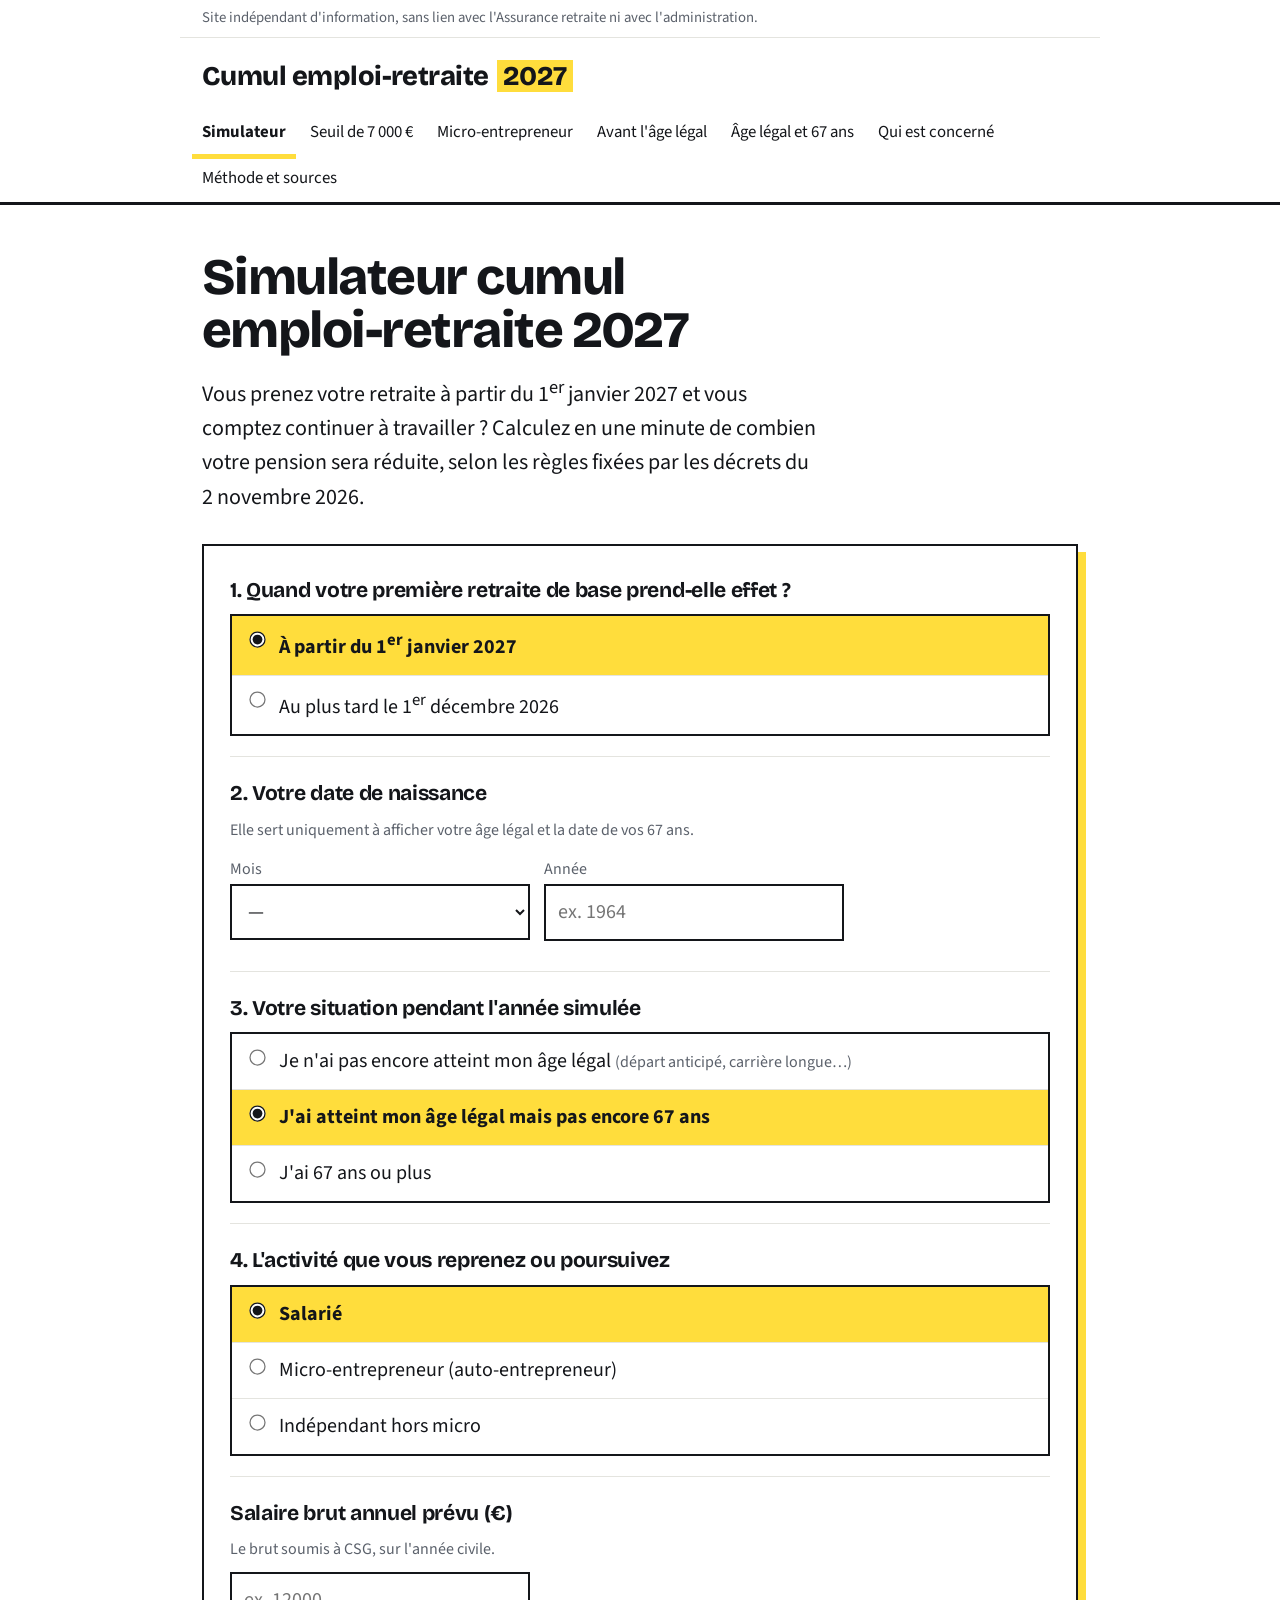
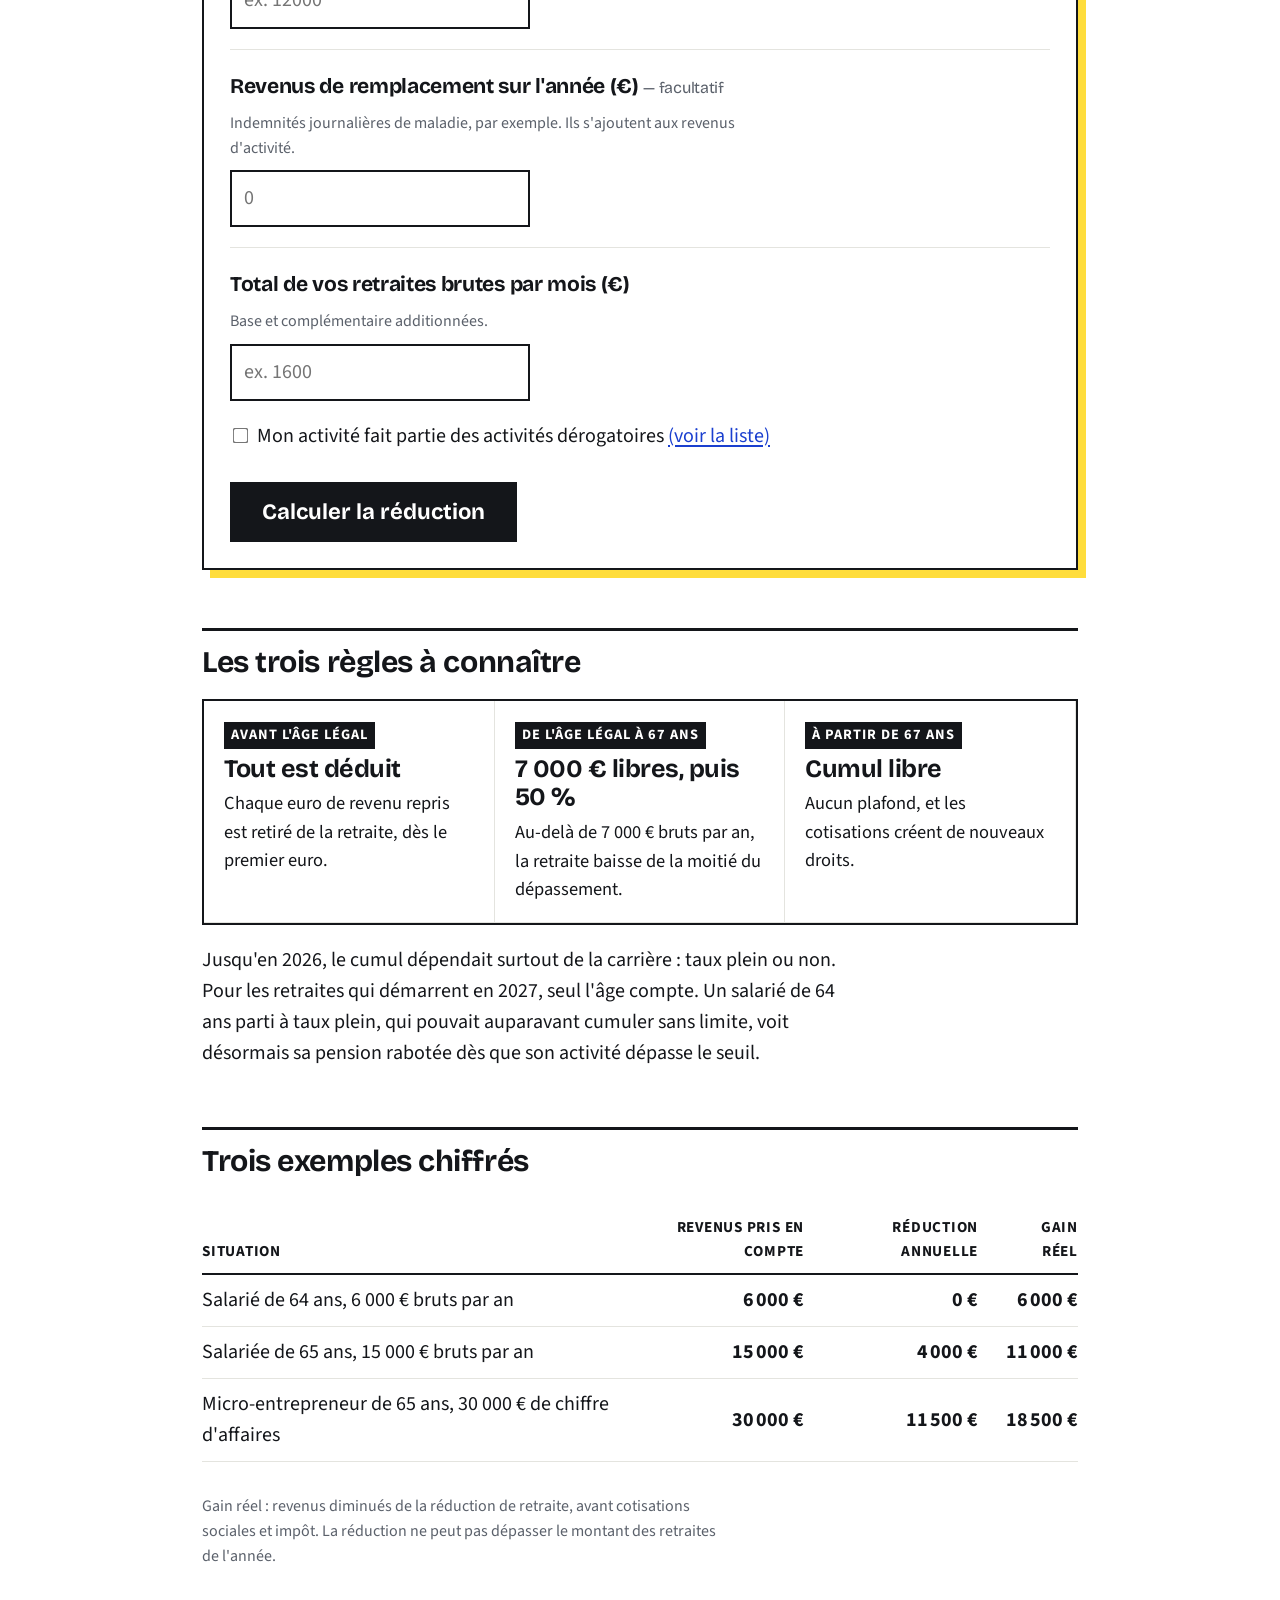
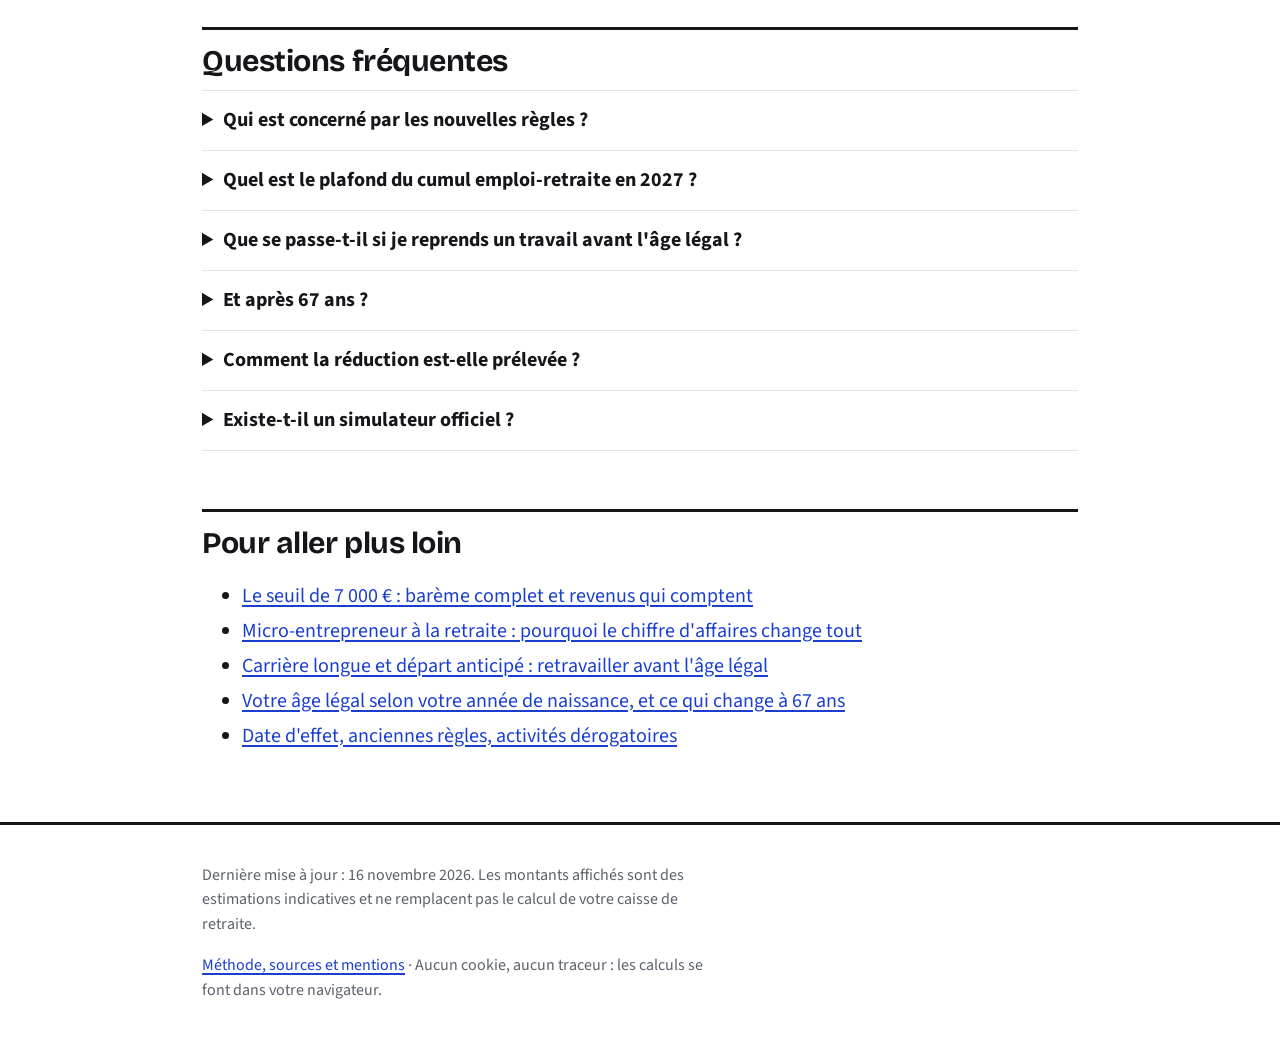
<file: index.html>
<!doctype html>
<html lang="fr">
<head>
<meta charset="utf-8">
<meta name="viewport" content="width=device-width, initial-scale=1">
<title>Simulateur cumul emploi-retraite 2027 : calculez la réduction de votre pension</title>
<meta name="description" content="Simulateur gratuit du cumul emploi-retraite 2027 : seuil de 7 000 €, réduction de 50 %, règles avant l'âge légal et après 67 ans. Calcul immédiat, sans inscription.">
<link rel="canonical" href="https://u-tawa.github.io/cumul-emploi-retraite/">
<meta property="og:title" content="Simulateur cumul emploi-retraite 2027 : calculez la réduction de votre pension">
<meta property="og:description" content="Simulateur gratuit du cumul emploi-retraite 2027 : seuil de 7 000 €, réduction de 50 %, règles avant l'âge légal et après 67 ans. Calcul immédiat, sans inscription.">
<meta property="og:type" content="website">
<meta property="og:url" content="https://u-tawa.github.io/cumul-emploi-retraite/">
<meta property="og:locale" content="fr_FR">
<link rel="icon" href="favicon.svg" type="image/svg+xml">
<link rel="stylesheet" href="style.css">
<script type="application/ld+json">{"@context": "https://schema.org", "@type": "FAQPage", "mainEntity": [{"@type": "Question", "name": "Qui est concerné par les nouvelles règles ?", "acceptedAnswer": {"@type": "Answer", "text": "Les personnes dont la première retraite de base prend effet à partir du 1er janvier 2027. Une retraite qui a pris effet au plus tard le 1er décembre 2026 reste soumise aux anciennes règles, même en cas de reprise d'activité ultérieure."}}, {"@type": "Question", "name": "Quel est le plafond du cumul emploi-retraite en 2027 ?", "acceptedAnswer": {"@type": "Answer", "text": "Entre l'âge légal et 67 ans, les revenus d'activité et de remplacement sont libres jusqu'à 7 000 € bruts par année civile. Au-delà, la retraite est réduite de la moitié du dépassement. Ce seuil est revalorisé chaque 1er janvier."}}, {"@type": "Question", "name": "Que se passe-t-il si je reprends un travail avant l'âge légal ?", "acceptedAnswer": {"@type": "Answer", "text": "La retraite est réduite du montant intégral des revenus perçus, dès le premier euro. C'est le cas notamment après un départ anticipé pour carrière longue."}}, {"@type": "Question", "name": "Et après 67 ans ?", "acceptedAnswer": {"@type": "Answer", "text": "Le cumul est libre, sans plafond de revenus, et les cotisations versées permettent d'acquérir de nouveaux droits à retraite."}}, {"@type": "Question", "name": "Comment la réduction est-elle prélevée ?", "acceptedAnswer": {"@type": "Answer", "text": "Elle est calculée sur les revenus de l'année civile puis retenue sur les versements suivants, par fractions égales sur douze mois, sans pouvoir amputer chaque versement de plus d'un tiers. Elle s'impute d'abord sur les retraites de base, puis sur les complémentaires."}}, {"@type": "Question", "name": "Existe-t-il un simulateur officiel ?", "acceptedAnswer": {"@type": "Answer", "text": "L'Assurance retraite a annoncé un simulateur pour le premier trimestre 2027. En attendant, l'outil de cette page applique les règles publiées au Journal officiel du 3 novembre 2026."}}]}</script><script type="application/ld+json">{"@context": "https://schema.org", "@type": "WebApplication", "name": "Simulateur cumul emploi-retraite 2027", "url": "https://u-tawa.github.io/cumul-emploi-retraite/", "applicationCategory": "FinanceApplication", "operatingSystem": "Tous", "inLanguage": "fr", "offers": {"@type": "Offer", "price": "0", "priceCurrency": "EUR"}, "dateModified": "2026-11-16"}</script>
</head>
<body>
<div class="notice">Site indépendant d'information, sans lien avec l'Assurance retraite ni avec l'administration.</div>
<header class="site"><div class="wrap">
<a class="brand" href="index.html">Cumul emploi-retraite <span>2027</span></a>
<nav class="main" aria-label="Navigation principale"><a href="index.html" aria-current="page">Simulateur</a><a href="plafond-7000-euros.html">Seuil de 7 000 €</a><a href="micro-entrepreneur.html">Micro-entrepreneur</a><a href="avant-age-legal.html">Avant l'âge légal</a><a href="age-legal-67-ans.html">Âge légal et 67 ans</a><a href="qui-est-concerne.html">Qui est concerné</a><a href="methode-sources.html">Méthode et sources</a></nav>
</div></header>
<main class="wrap">

<h1>Simulateur cumul emploi-retraite 2027</h1>
<p class="lead">Vous prenez votre retraite à partir du 1<sup>er</sup> janvier 2027 et vous comptez continuer à travailler ? Calculez en une minute de combien votre pension sera réduite, selon les règles fixées par les décrets du 2 novembre 2026.</p>

<form id="sim" class="card" novalidate>
<fieldset>
<legend>1. Quand votre première retraite de base prend-elle effet ?</legend>
<div class="choices">
<label><input type="radio" name="effet" value="apres" checked> <span>À partir du 1<sup>er</sup> janvier 2027</span></label>
<label><input type="radio" name="effet" value="avant"> <span>Au plus tard le 1<sup>er</sup> décembre 2026</span></label>
</div>
</fieldset>

<fieldset>
<legend>2. Votre date de naissance</legend>
<p class="hint">Elle sert uniquement à afficher votre âge légal et la date de vos 67 ans.</p>
<div class="row">
<div><label class="small" for="nm">Mois</label><select id="nm"><option value="">—</option><option value="1">Janvier</option><option value="2">Février</option><option value="3">Mars</option><option value="4">Avril</option><option value="5">Mai</option><option value="6">Juin</option><option value="7">Juillet</option><option value="8">Août</option><option value="9">Septembre</option><option value="10">Octobre</option><option value="11">Novembre</option><option value="12">Décembre</option></select></div>
<div><label class="small" for="ny">Année</label><input id="ny" type="number" inputmode="numeric" min="1945" max="1985" placeholder="ex. 1964"></div>
</div>
<p class="hint" id="ageinfo" aria-live="polite"></p>
</fieldset>

<fieldset>
<legend>3. Votre situation pendant l'année simulée</legend>
<div class="choices">
<label><input type="radio" name="tranche" value="A"> <span>Je n'ai pas encore atteint mon âge légal <span class="small">(départ anticipé, carrière longue…)</span></span></label>
<label><input type="radio" name="tranche" value="B" checked> <span>J'ai atteint mon âge légal mais pas encore 67 ans</span></label>
<label><input type="radio" name="tranche" value="C"> <span>J'ai 67 ans ou plus</span></label>
</div>
</fieldset>

<fieldset>
<legend>4. L'activité que vous reprenez ou poursuivez</legend>
<div class="choices">
<label><input type="radio" name="statut" value="salarie" checked> <span>Salarié</span></label>
<label><input type="radio" name="statut" value="micro"> <span>Micro-entrepreneur (auto-entrepreneur)</span></label>
<label><input type="radio" name="statut" value="indep"> <span>Indépendant hors micro</span></label>
</div>
</fieldset>

<fieldset>
<label class="q" for="rev" id="lab-rev">Salaire brut annuel prévu (€)</label>
<p class="hint" id="hint-rev">Le brut soumis à CSG, sur l'année civile.</p>
<input id="rev" type="number" inputmode="decimal" min="0" step="100" placeholder="ex. 12000">
<div id="bloc-micro" hidden>
<p class="hint" style="margin-top:14px">Le décret retient le chiffre d'affaires. Certaines analyses y appliquent l'abattement forfaitaire ; vous pouvez tester cette hypothèse.</p>
<div class="row">
<div><label class="small" for="activite">Nature de l'activité</label>
<select id="activite"><option value="bnc">Profession libérale (BNC)</option><option value="bic">Prestation de services (BIC)</option><option value="vente">Vente de marchandises</option></select></div>
</div>
<p><label><input type="checkbox" id="abatt"> Calculer après abattement forfaitaire (hypothèse non confirmée)</label></p>
</div>
</fieldset>

<fieldset>
<label class="q" for="ij">Revenus de remplacement sur l'année (€) <span class="small">— facultatif</span></label>
<p class="hint">Indemnités journalières de maladie, par exemple. Ils s'ajoutent aux revenus d'activité.</p>
<input id="ij" type="number" inputmode="decimal" min="0" step="100" placeholder="0">
</fieldset>

<fieldset>
<label class="q" for="pension">Total de vos retraites brutes par mois (€)</label>
<p class="hint">Base et complémentaire additionnées.</p>
<input id="pension" type="number" inputmode="decimal" min="0" step="50" placeholder="ex. 1600">
</fieldset>

<p><label><input type="checkbox" id="derog"> Mon activité fait partie des activités dérogatoires <a href="qui-est-concerne.html#derogations">(voir la liste)</a></label></p>
<button class="go" type="submit">Calculer la réduction</button>
</form>

<section id="result" class="card" hidden aria-live="polite"></section>

<h2>Les trois règles à connaître</h2>
<div class="steps">
<div><span class="n">Avant l'âge légal</span><b>Tout est déduit</b>Chaque euro de revenu repris est retiré de la retraite, dès le premier euro.</div>
<div><span class="n">De l'âge légal à 67 ans</span><b>7 000 € libres, puis 50 %</b>Au-delà de 7 000 € bruts par an, la retraite baisse de la moitié du dépassement.</div>
<div><span class="n">À partir de 67 ans</span><b>Cumul libre</b>Aucun plafond, et les cotisations créent de nouveaux droits.</div>
</div>
<p>Jusqu'en 2026, le cumul dépendait surtout de la carrière : taux plein ou non. Pour les retraites qui démarrent en 2027, seul l'âge compte. Un salarié de 64 ans parti à taux plein, qui pouvait auparavant cumuler sans limite, voit désormais sa pension rabotée dès que son activité dépasse le seuil.</p>

<h2>Trois exemples chiffrés</h2>
<div class="tablewrap"><table class="data"><thead><tr><th scope="col">Situation</th><th scope="col">Revenus pris en compte</th><th scope="col">Réduction annuelle</th><th scope="col">Gain réel</th></tr></thead><tbody><tr><td>Salarié de 64 ans, 6 000 € bruts par an</td><td>6 000 €</td><td>0 €</td><td>6 000 €</td></tr><tr><td>Salariée de 65 ans, 15 000 € bruts par an</td><td>15 000 €</td><td>4 000 €</td><td>11 000 €</td></tr><tr><td>Micro-entrepreneur de 65 ans, 30 000 € de chiffre d'affaires</td><td>30 000 €</td><td>11 500 €</td><td>18 500 €</td></tr></tbody></table></div>
<p class="small">Gain réel : revenus diminués de la réduction de retraite, avant cotisations sociales et impôt. La réduction ne peut pas dépasser le montant des retraites de l'année.</p>

<h2>Questions fréquentes</h2>
<details><summary>Qui est concerné par les nouvelles règles ?</summary><p>Les personnes dont la première retraite de base prend effet à partir du 1er janvier 2027. Une retraite qui a pris effet au plus tard le 1er décembre 2026 reste soumise aux anciennes règles, même en cas de reprise d'activité ultérieure.</p></details><details><summary>Quel est le plafond du cumul emploi-retraite en 2027 ?</summary><p>Entre l'âge légal et 67 ans, les revenus d'activité et de remplacement sont libres jusqu'à 7 000 € bruts par année civile. Au-delà, la retraite est réduite de la moitié du dépassement. Ce seuil est revalorisé chaque 1er janvier.</p></details><details><summary>Que se passe-t-il si je reprends un travail avant l'âge légal ?</summary><p>La retraite est réduite du montant intégral des revenus perçus, dès le premier euro. C'est le cas notamment après un départ anticipé pour carrière longue.</p></details><details><summary>Et après 67 ans ?</summary><p>Le cumul est libre, sans plafond de revenus, et les cotisations versées permettent d'acquérir de nouveaux droits à retraite.</p></details><details><summary>Comment la réduction est-elle prélevée ?</summary><p>Elle est calculée sur les revenus de l'année civile puis retenue sur les versements suivants, par fractions égales sur douze mois, sans pouvoir amputer chaque versement de plus d'un tiers. Elle s'impute d'abord sur les retraites de base, puis sur les complémentaires.</p></details><details><summary>Existe-t-il un simulateur officiel ?</summary><p>L'Assurance retraite a annoncé un simulateur pour le premier trimestre 2027. En attendant, l'outil de cette page applique les règles publiées au Journal officiel du 3 novembre 2026.</p></details>

<h2>Pour aller plus loin</h2>
<ul>
<li><a href="plafond-7000-euros.html">Le seuil de 7 000 € : barème complet et revenus qui comptent</a></li>
<li><a href="micro-entrepreneur.html">Micro-entrepreneur à la retraite : pourquoi le chiffre d'affaires change tout</a></li>
<li><a href="avant-age-legal.html">Carrière longue et départ anticipé : retravailler avant l'âge légal</a></li>
<li><a href="age-legal-67-ans.html">Votre âge légal selon votre année de naissance, et ce qui change à 67 ans</a></li>
<li><a href="qui-est-concerne.html">Date d'effet, anciennes règles, activités dérogatoires</a></li>
</ul>

</main>
<footer class="site"><div class="wrap">
<p>Dernière mise à jour : 16 novembre 2026. Les montants affichés sont des estimations indicatives et ne remplacent pas le calcul de votre caisse de retraite.</p>
<p><a href="methode-sources.html">Méthode, sources et mentions</a> · Aucun cookie, aucun traceur : les calculs se font dans votre navigateur.</p>
</div></footer>
<script src="app.js" defer></script>
</body>
</html>
</file>
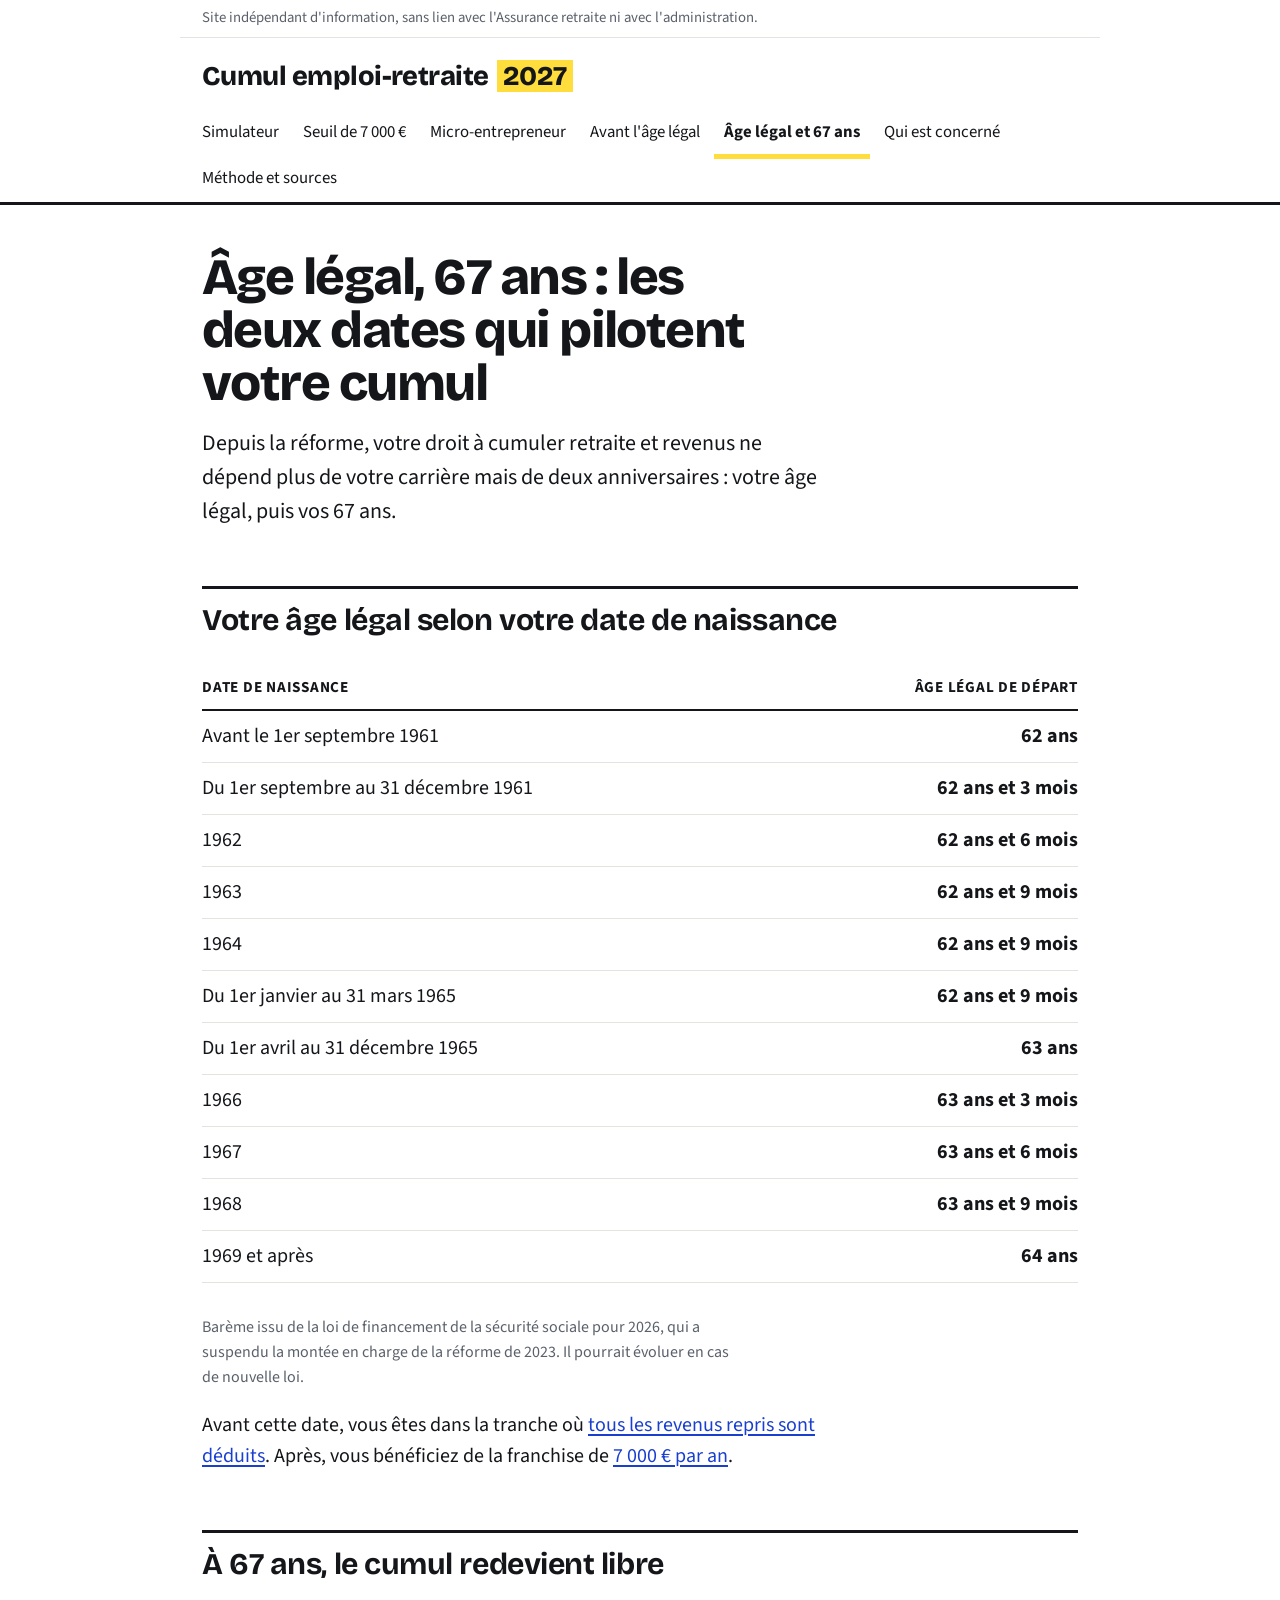
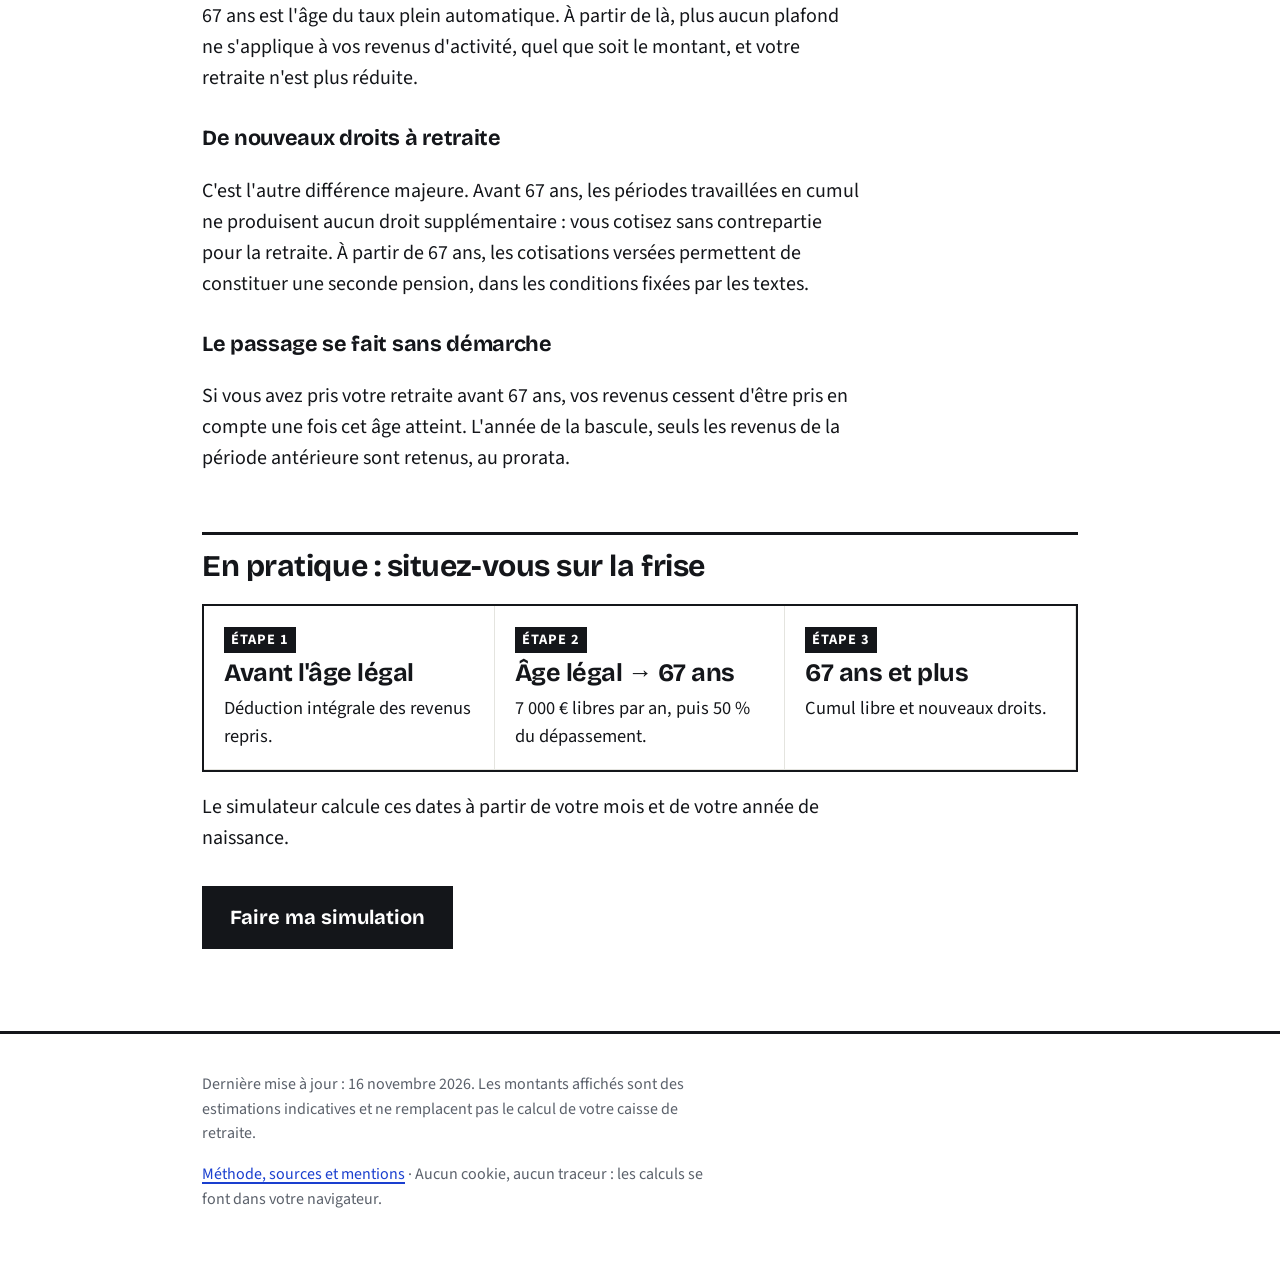
<file: age-legal-67-ans.html>
<!doctype html>
<html lang="fr">
<head>
<meta charset="utf-8">
<meta name="viewport" content="width=device-width, initial-scale=1">
<title>Âge légal par année de naissance et cumul emploi-retraite à 67 ans (2027)</title>
<meta name="description" content="Tableau de l'âge légal de départ selon l'année de naissance après la suspension de la réforme, et règles du cumul emploi-retraite libre à partir de 67 ans.">
<link rel="canonical" href="https://u-tawa.github.io/cumul-emploi-retraite/age-legal-67-ans.html">
<meta property="og:title" content="Âge légal par année de naissance et cumul emploi-retraite à 67 ans (2027)">
<meta property="og:description" content="Tableau de l'âge légal de départ selon l'année de naissance après la suspension de la réforme, et règles du cumul emploi-retraite libre à partir de 67 ans.">
<meta property="og:type" content="website">
<meta property="og:url" content="https://u-tawa.github.io/cumul-emploi-retraite/age-legal-67-ans.html">
<meta property="og:locale" content="fr_FR">
<link rel="icon" href="favicon.svg" type="image/svg+xml">
<link rel="stylesheet" href="style.css">

</head>
<body>
<div class="notice">Site indépendant d'information, sans lien avec l'Assurance retraite ni avec l'administration.</div>
<header class="site"><div class="wrap">
<a class="brand" href="index.html">Cumul emploi-retraite <span>2027</span></a>
<nav class="main" aria-label="Navigation principale"><a href="index.html">Simulateur</a><a href="plafond-7000-euros.html">Seuil de 7 000 €</a><a href="micro-entrepreneur.html">Micro-entrepreneur</a><a href="avant-age-legal.html">Avant l'âge légal</a><a href="age-legal-67-ans.html" aria-current="page">Âge légal et 67 ans</a><a href="qui-est-concerne.html">Qui est concerné</a><a href="methode-sources.html">Méthode et sources</a></nav>
</div></header>
<main class="wrap">

<h1>Âge légal, 67 ans : les deux dates qui pilotent votre cumul</h1>
<p class="lead">Depuis la réforme, votre droit à cumuler retraite et revenus ne dépend plus de votre carrière mais de deux anniversaires : votre âge légal, puis vos 67 ans.</p>

<h2>Votre âge légal selon votre date de naissance</h2>
<div class="tablewrap"><table class="data"><thead><tr><th scope="col">Date de naissance</th><th scope="col">Âge légal de départ</th></tr></thead><tbody><tr><td>Avant le 1er septembre 1961</td><td>62 ans</td></tr><tr><td>Du 1er septembre au 31 décembre 1961</td><td>62 ans et 3 mois</td></tr><tr><td>1962</td><td>62 ans et 6 mois</td></tr><tr><td>1963</td><td>62 ans et 9 mois</td></tr><tr><td>1964</td><td>62 ans et 9 mois</td></tr><tr><td>Du 1er janvier au 31 mars 1965</td><td>62 ans et 9 mois</td></tr><tr><td>Du 1er avril au 31 décembre 1965</td><td>63 ans</td></tr><tr><td>1966</td><td>63 ans et 3 mois</td></tr><tr><td>1967</td><td>63 ans et 6 mois</td></tr><tr><td>1968</td><td>63 ans et 9 mois</td></tr><tr><td>1969 et après</td><td>64 ans</td></tr></tbody></table></div>
<p class="small">Barème issu de la loi de financement de la sécurité sociale pour 2026, qui a suspendu la montée en charge de la réforme de 2023. Il pourrait évoluer en cas de nouvelle loi.</p>
<p>Avant cette date, vous êtes dans la tranche où <a href="avant-age-legal.html">tous les revenus repris sont déduits</a>. Après, vous bénéficiez de la franchise de <a href="plafond-7000-euros.html">7 000 € par an</a>.</p>

<h2>À 67 ans, le cumul redevient libre</h2>
<p>67 ans est l'âge du taux plein automatique. À partir de là, plus aucun plafond ne s'applique à vos revenus d'activité, quel que soit le montant, et votre retraite n'est plus réduite.</p>
<h3>De nouveaux droits à retraite</h3>
<p>C'est l'autre différence majeure. Avant 67 ans, les périodes travaillées en cumul ne produisent aucun droit supplémentaire : vous cotisez sans contrepartie pour la retraite. À partir de 67 ans, les cotisations versées permettent de constituer une seconde pension, dans les conditions fixées par les textes.</p>
<h3>Le passage se fait sans démarche</h3>
<p>Si vous avez pris votre retraite avant 67 ans, vos revenus cessent d'être pris en compte une fois cet âge atteint. L'année de la bascule, seuls les revenus de la période antérieure sont retenus, au prorata.</p>

<h2>En pratique : situez-vous sur la frise</h2>
<div class="steps">
<div><span class="n">Étape 1</span><b>Avant l'âge légal</b>Déduction intégrale des revenus repris.</div>
<div><span class="n">Étape 2</span><b>Âge légal → 67 ans</b>7 000 € libres par an, puis 50 % du dépassement.</div>
<div><span class="n">Étape 3</span><b>67 ans et plus</b>Cumul libre et nouveaux droits.</div>
</div>
<p>Le simulateur calcule ces dates à partir de votre mois et de votre année de naissance.</p>
<p><a class="cta" href="index.html#sim">Faire ma simulation</a></p>

</main>
<footer class="site"><div class="wrap">
<p>Dernière mise à jour : 16 novembre 2026. Les montants affichés sont des estimations indicatives et ne remplacent pas le calcul de votre caisse de retraite.</p>
<p><a href="methode-sources.html">Méthode, sources et mentions</a> · Aucun cookie, aucun traceur : les calculs se font dans votre navigateur.</p>
</div></footer>

</body>
</html>
</file>
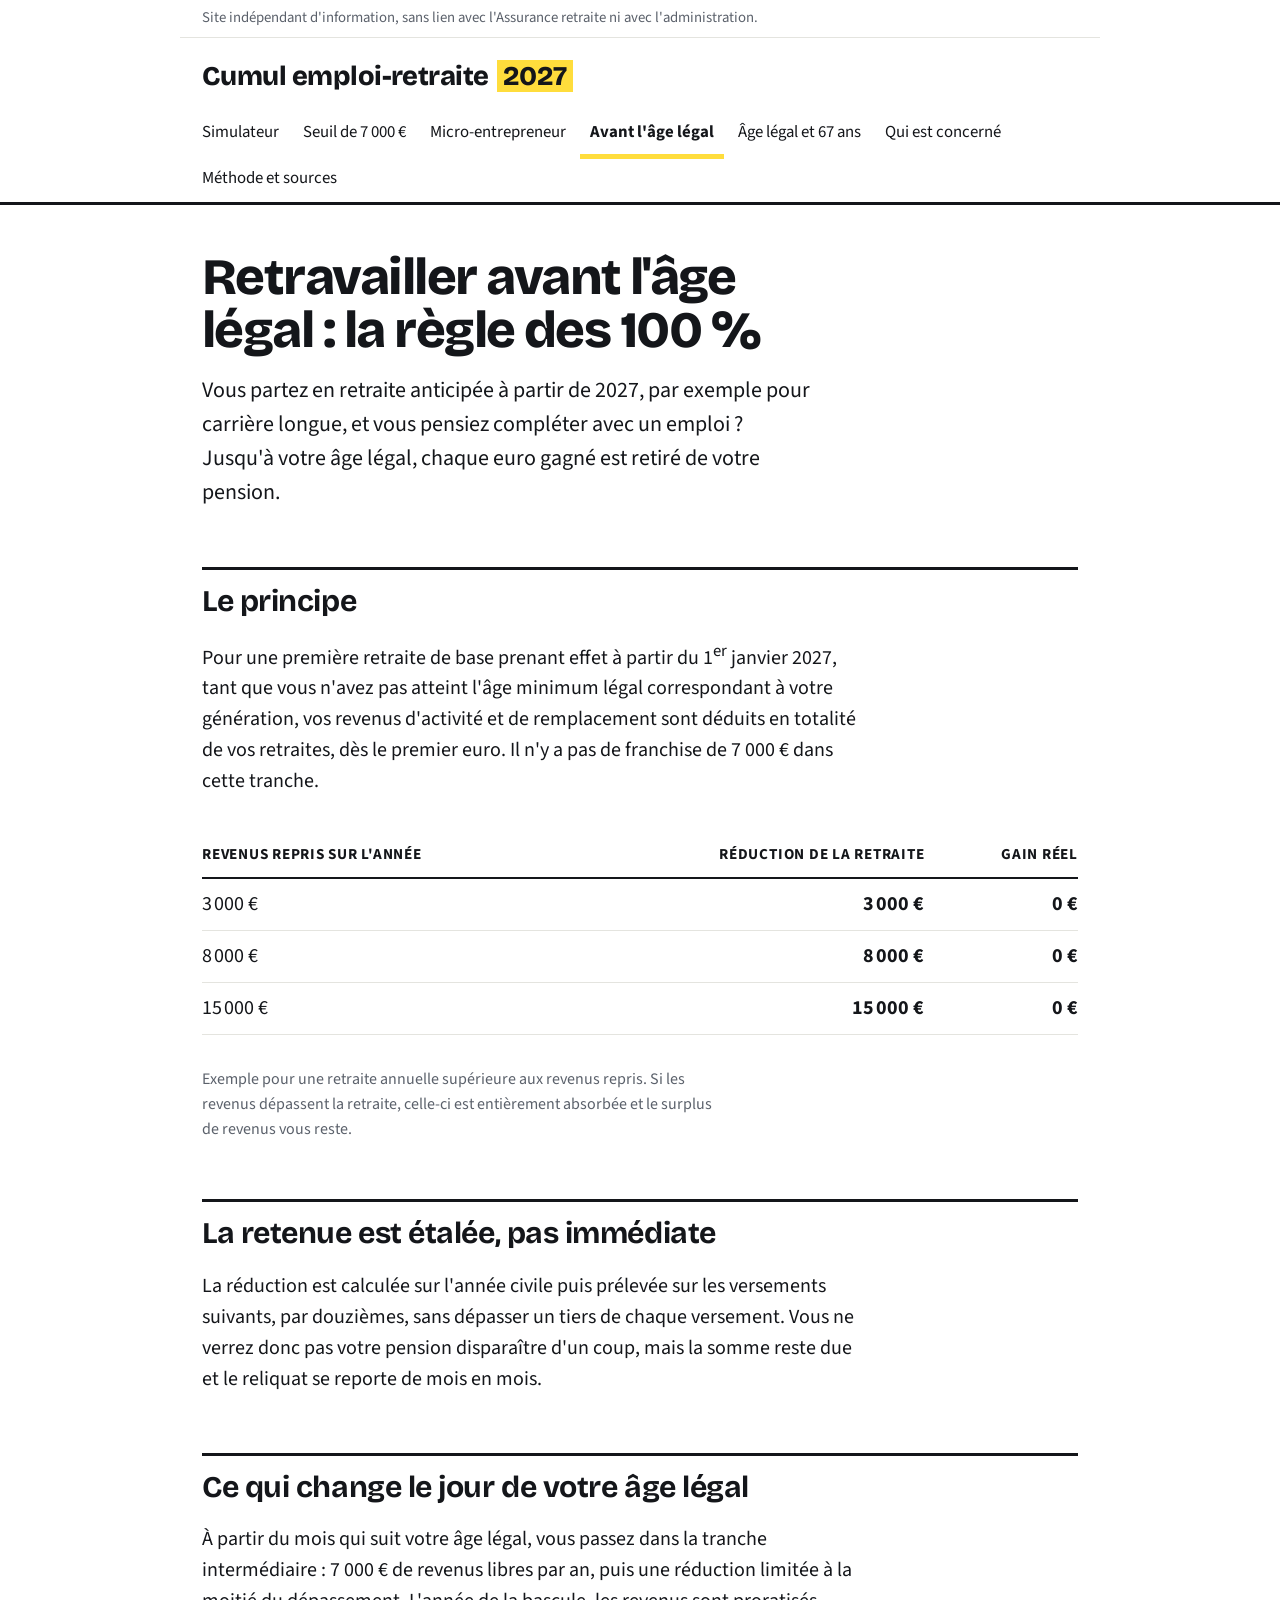
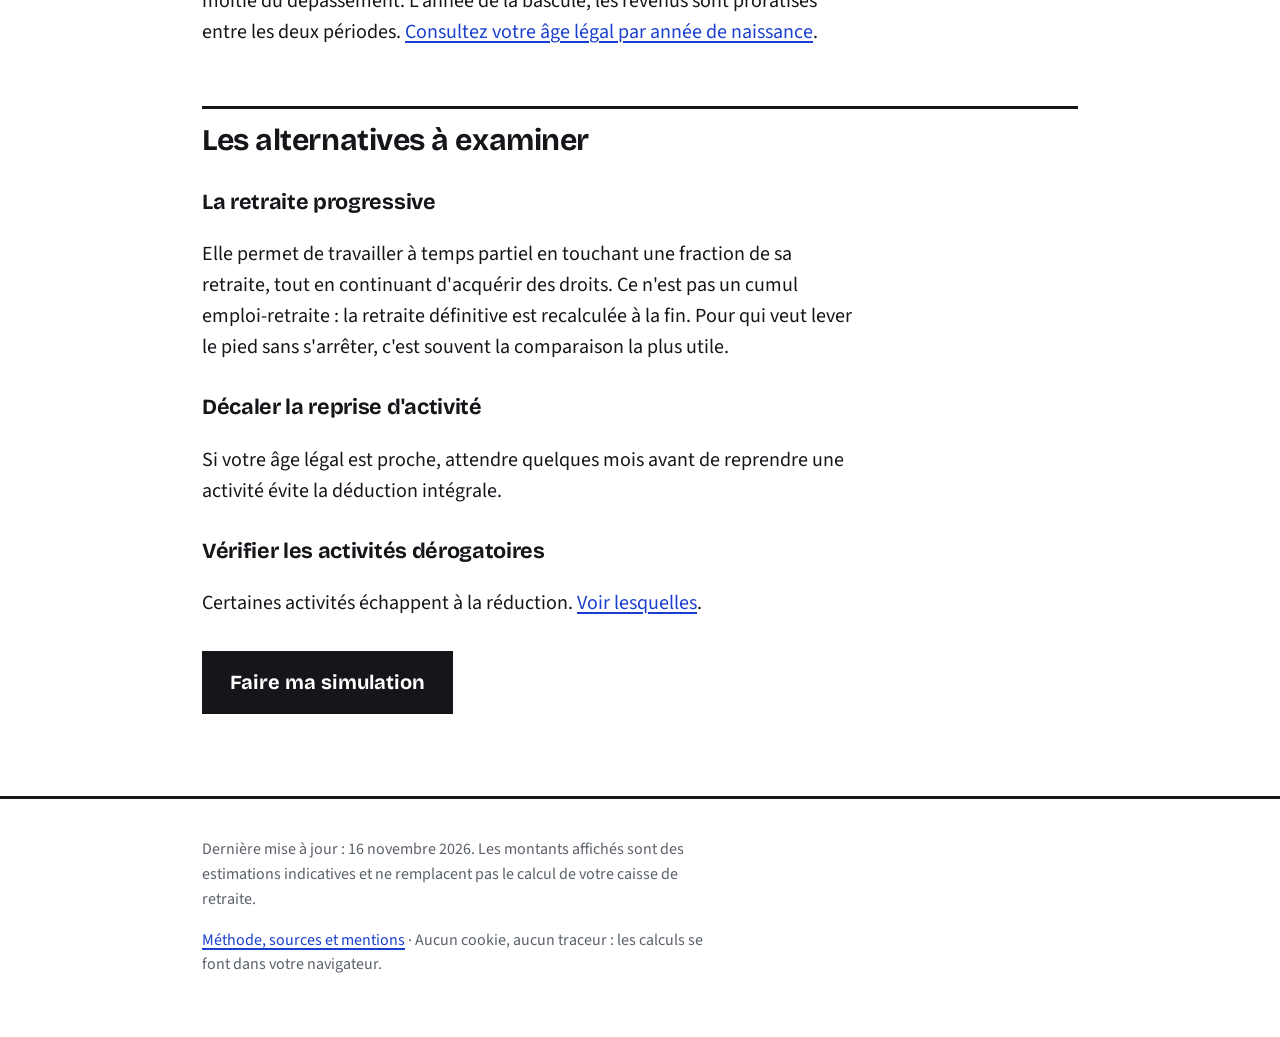
<file: avant-age-legal.html>
<!doctype html>
<html lang="fr">
<head>
<meta charset="utf-8">
<meta name="viewport" content="width=device-width, initial-scale=1">
<title>Carrière longue : retravailler avant l'âge légal en 2027, ce que vous perdez</title>
<meta name="description" content="Départ anticipé ou carrière longue à partir de 2027 : avant l'âge légal, la retraite est réduite de 100 % des revenus repris. Explications, exemples et alternatives.">
<link rel="canonical" href="https://u-tawa.github.io/cumul-emploi-retraite/avant-age-legal.html">
<meta property="og:title" content="Carrière longue : retravailler avant l'âge légal en 2027, ce que vous perdez">
<meta property="og:description" content="Départ anticipé ou carrière longue à partir de 2027 : avant l'âge légal, la retraite est réduite de 100 % des revenus repris. Explications, exemples et alternatives.">
<meta property="og:type" content="website">
<meta property="og:url" content="https://u-tawa.github.io/cumul-emploi-retraite/avant-age-legal.html">
<meta property="og:locale" content="fr_FR">
<link rel="icon" href="favicon.svg" type="image/svg+xml">
<link rel="stylesheet" href="style.css">

</head>
<body>
<div class="notice">Site indépendant d'information, sans lien avec l'Assurance retraite ni avec l'administration.</div>
<header class="site"><div class="wrap">
<a class="brand" href="index.html">Cumul emploi-retraite <span>2027</span></a>
<nav class="main" aria-label="Navigation principale"><a href="index.html">Simulateur</a><a href="plafond-7000-euros.html">Seuil de 7 000 €</a><a href="micro-entrepreneur.html">Micro-entrepreneur</a><a href="avant-age-legal.html" aria-current="page">Avant l'âge légal</a><a href="age-legal-67-ans.html">Âge légal et 67 ans</a><a href="qui-est-concerne.html">Qui est concerné</a><a href="methode-sources.html">Méthode et sources</a></nav>
</div></header>
<main class="wrap">

<h1>Retravailler avant l'âge légal : la règle des 100 %</h1>
<p class="lead">Vous partez en retraite anticipée à partir de 2027, par exemple pour carrière longue, et vous pensiez compléter avec un emploi ? Jusqu'à votre âge légal, chaque euro gagné est retiré de votre pension.</p>

<h2>Le principe</h2>
<p>Pour une première retraite de base prenant effet à partir du 1<sup>er</sup> janvier 2027, tant que vous n'avez pas atteint l'âge minimum légal correspondant à votre génération, vos revenus d'activité et de remplacement sont déduits en totalité de vos retraites, dès le premier euro. Il n'y a pas de franchise de 7 000 € dans cette tranche.</p>
<div class="tablewrap"><table class="data"><thead><tr><th scope="col">Revenus repris sur l'année</th><th scope="col">Réduction de la retraite</th><th scope="col">Gain réel</th></tr></thead><tbody><tr><td>3 000 €</td><td>3 000 €</td><td>0 €</td></tr><tr><td>8 000 €</td><td>8 000 €</td><td>0 €</td></tr><tr><td>15 000 €</td><td>15 000 €</td><td>0 €</td></tr></tbody></table></div>
<p class="small">Exemple pour une retraite annuelle supérieure aux revenus repris. Si les revenus dépassent la retraite, celle-ci est entièrement absorbée et le surplus de revenus vous reste.</p>

<h2>La retenue est étalée, pas immédiate</h2>
<p>La réduction est calculée sur l'année civile puis prélevée sur les versements suivants, par douzièmes, sans dépasser un tiers de chaque versement. Vous ne verrez donc pas votre pension disparaître d'un coup, mais la somme reste due et le reliquat se reporte de mois en mois.</p>

<h2>Ce qui change le jour de votre âge légal</h2>
<p>À partir du mois qui suit votre âge légal, vous passez dans la tranche intermédiaire : 7 000 € de revenus libres par an, puis une réduction limitée à la moitié du dépassement. L'année de la bascule, les revenus sont proratisés entre les deux périodes. <a href="age-legal-67-ans.html">Consultez votre âge légal par année de naissance</a>.</p>

<h2>Les alternatives à examiner</h2>
<h3>La retraite progressive</h3>
<p>Elle permet de travailler à temps partiel en touchant une fraction de sa retraite, tout en continuant d'acquérir des droits. Ce n'est pas un cumul emploi-retraite : la retraite définitive est recalculée à la fin. Pour qui veut lever le pied sans s'arrêter, c'est souvent la comparaison la plus utile.</p>
<h3>Décaler la reprise d'activité</h3>
<p>Si votre âge légal est proche, attendre quelques mois avant de reprendre une activité évite la déduction intégrale.</p>
<h3>Vérifier les activités dérogatoires</h3>
<p>Certaines activités échappent à la réduction. <a href="qui-est-concerne.html#derogations">Voir lesquelles</a>.</p>
<p><a class="cta" href="index.html#sim">Faire ma simulation</a></p>

</main>
<footer class="site"><div class="wrap">
<p>Dernière mise à jour : 16 novembre 2026. Les montants affichés sont des estimations indicatives et ne remplacent pas le calcul de votre caisse de retraite.</p>
<p><a href="methode-sources.html">Méthode, sources et mentions</a> · Aucun cookie, aucun traceur : les calculs se font dans votre navigateur.</p>
</div></footer>

</body>
</html>
</file>
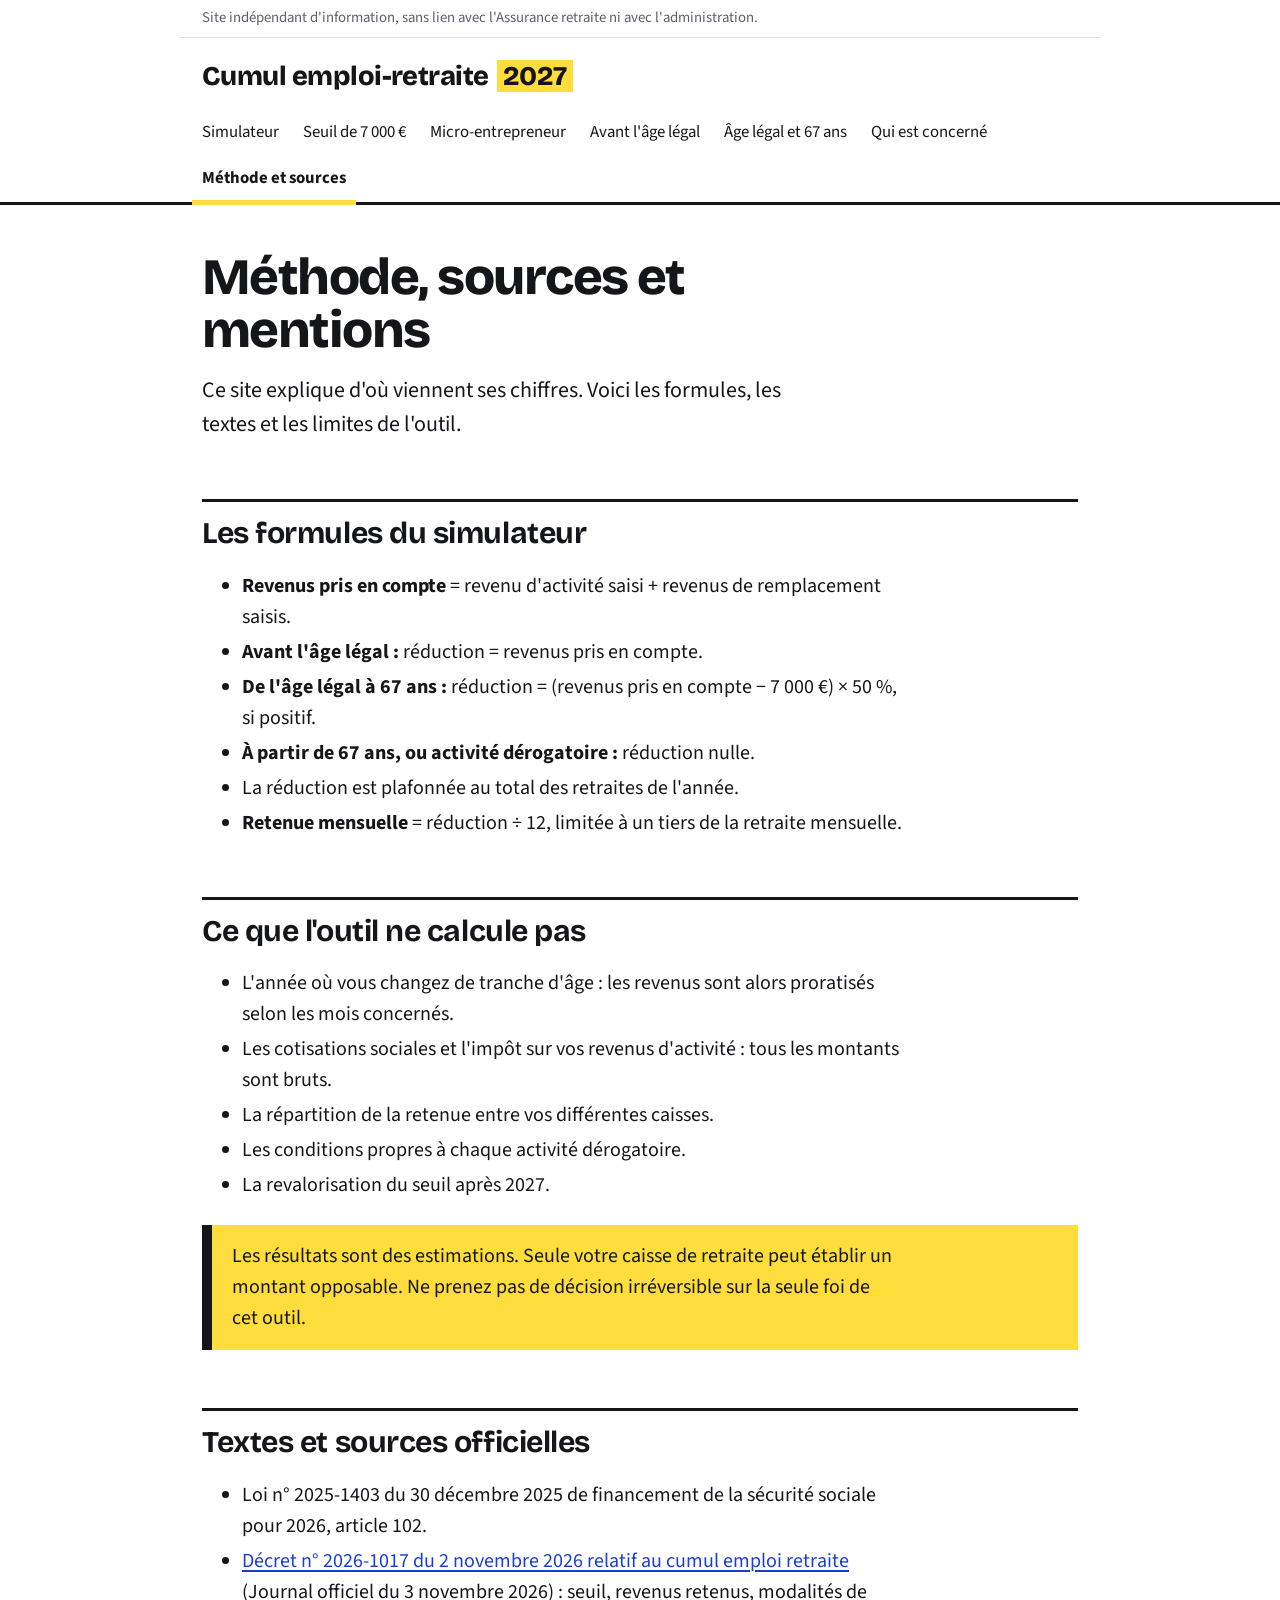
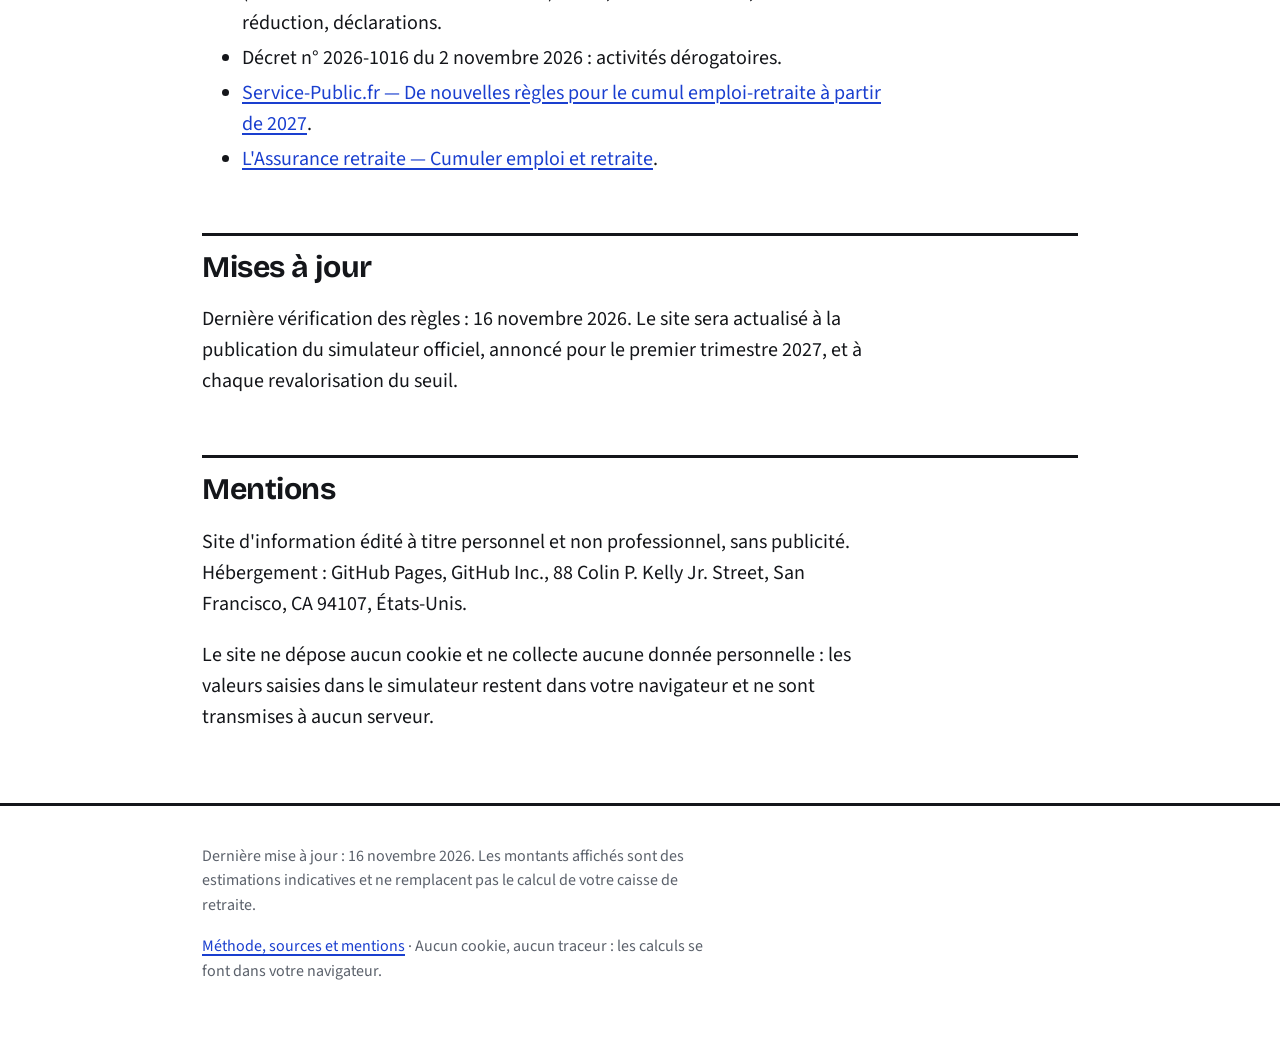
<file: methode-sources.html>
<!doctype html>
<html lang="fr">
<head>
<meta charset="utf-8">
<meta name="viewport" content="width=device-width, initial-scale=1">
<title>Méthode, sources et mentions — Simulateur cumul emploi-retraite 2027</title>
<meta name="description" content="Formules utilisées par le simulateur, textes officiels de référence, limites du calcul et mentions du site.">
<link rel="canonical" href="https://u-tawa.github.io/cumul-emploi-retraite/methode-sources.html">
<meta property="og:title" content="Méthode, sources et mentions — Simulateur cumul emploi-retraite 2027">
<meta property="og:description" content="Formules utilisées par le simulateur, textes officiels de référence, limites du calcul et mentions du site.">
<meta property="og:type" content="website">
<meta property="og:url" content="https://u-tawa.github.io/cumul-emploi-retraite/methode-sources.html">
<meta property="og:locale" content="fr_FR">
<link rel="icon" href="favicon.svg" type="image/svg+xml">
<link rel="stylesheet" href="style.css">

</head>
<body>
<div class="notice">Site indépendant d'information, sans lien avec l'Assurance retraite ni avec l'administration.</div>
<header class="site"><div class="wrap">
<a class="brand" href="index.html">Cumul emploi-retraite <span>2027</span></a>
<nav class="main" aria-label="Navigation principale"><a href="index.html">Simulateur</a><a href="plafond-7000-euros.html">Seuil de 7 000 €</a><a href="micro-entrepreneur.html">Micro-entrepreneur</a><a href="avant-age-legal.html">Avant l'âge légal</a><a href="age-legal-67-ans.html">Âge légal et 67 ans</a><a href="qui-est-concerne.html">Qui est concerné</a><a href="methode-sources.html" aria-current="page">Méthode et sources</a></nav>
</div></header>
<main class="wrap">

<h1>Méthode, sources et mentions</h1>
<p class="lead">Ce site explique d'où viennent ses chiffres. Voici les formules, les textes et les limites de l'outil.</p>

<h2>Les formules du simulateur</h2>
<ul>
<li><strong>Revenus pris en compte</strong> = revenu d'activité saisi + revenus de remplacement saisis.</li>
<li><strong>Avant l'âge légal :</strong> réduction = revenus pris en compte.</li>
<li><strong>De l'âge légal à 67 ans :</strong> réduction = (revenus pris en compte − 7 000 €) × 50 %, si positif.</li>
<li><strong>À partir de 67 ans, ou activité dérogatoire :</strong> réduction nulle.</li>
<li>La réduction est plafonnée au total des retraites de l'année.</li>
<li><strong>Retenue mensuelle</strong> = réduction ÷ 12, limitée à un tiers de la retraite mensuelle.</li>
</ul>

<h2>Ce que l'outil ne calcule pas</h2>
<ul>
<li>L'année où vous changez de tranche d'âge : les revenus sont alors proratisés selon les mois concernés.</li>
<li>Les cotisations sociales et l'impôt sur vos revenus d'activité : tous les montants sont bruts.</li>
<li>La répartition de la retenue entre vos différentes caisses.</li>
<li>Les conditions propres à chaque activité dérogatoire.</li>
<li>La revalorisation du seuil après 2027.</li>
</ul>
<div class="callout"><p>Les résultats sont des estimations. Seule votre caisse de retraite peut établir un montant opposable. Ne prenez pas de décision irréversible sur la seule foi de cet outil.</p></div>

<h2>Textes et sources officielles</h2>
<ul>
<li>Loi n° 2025-1403 du 30 décembre 2025 de financement de la sécurité sociale pour 2026, article 102.</li>
<li><a href="https://www.legifrance.gouv.fr/jorf/id/JORFTEXT000055047344" rel="noopener">Décret n° 2026-1017 du 2 novembre 2026 relatif au cumul emploi retraite</a> (Journal officiel du 3 novembre 2026) : seuil, revenus retenus, modalités de réduction, déclarations.</li>
<li>Décret n° 2026-1016 du 2 novembre 2026 : activités dérogatoires.</li>
<li><a href="https://www.service-public.gouv.fr/particuliers/actualites/A18914" rel="noopener">Service-Public.fr — De nouvelles règles pour le cumul emploi-retraite à partir de 2027</a>.</li>
<li><a href="https://www.lassuranceretraite.fr/portail-info/hors-menu/actualites-nationales/actif/2026/cumuler-emploi-et-retraite.html" rel="noopener">L'Assurance retraite — Cumuler emploi et retraite</a>.</li>
</ul>

<h2>Mises à jour</h2>
<p>Dernière vérification des règles : 16 novembre 2026. Le site sera actualisé à la publication du simulateur officiel, annoncé pour le premier trimestre 2027, et à chaque revalorisation du seuil.</p>

<h2>Mentions</h2>
<p>Site d'information édité à titre personnel et non professionnel, sans publicité. Hébergement : GitHub Pages, GitHub Inc., 88 Colin P. Kelly Jr. Street, San Francisco, CA 94107, États-Unis.</p>
<p>Le site ne dépose aucun cookie et ne collecte aucune donnée personnelle : les valeurs saisies dans le simulateur restent dans votre navigateur et ne sont transmises à aucun serveur.</p>

</main>
<footer class="site"><div class="wrap">
<p>Dernière mise à jour : 16 novembre 2026. Les montants affichés sont des estimations indicatives et ne remplacent pas le calcul de votre caisse de retraite.</p>
<p><a href="methode-sources.html">Méthode, sources et mentions</a> · Aucun cookie, aucun traceur : les calculs se font dans votre navigateur.</p>
</div></footer>

</body>
</html>
</file>
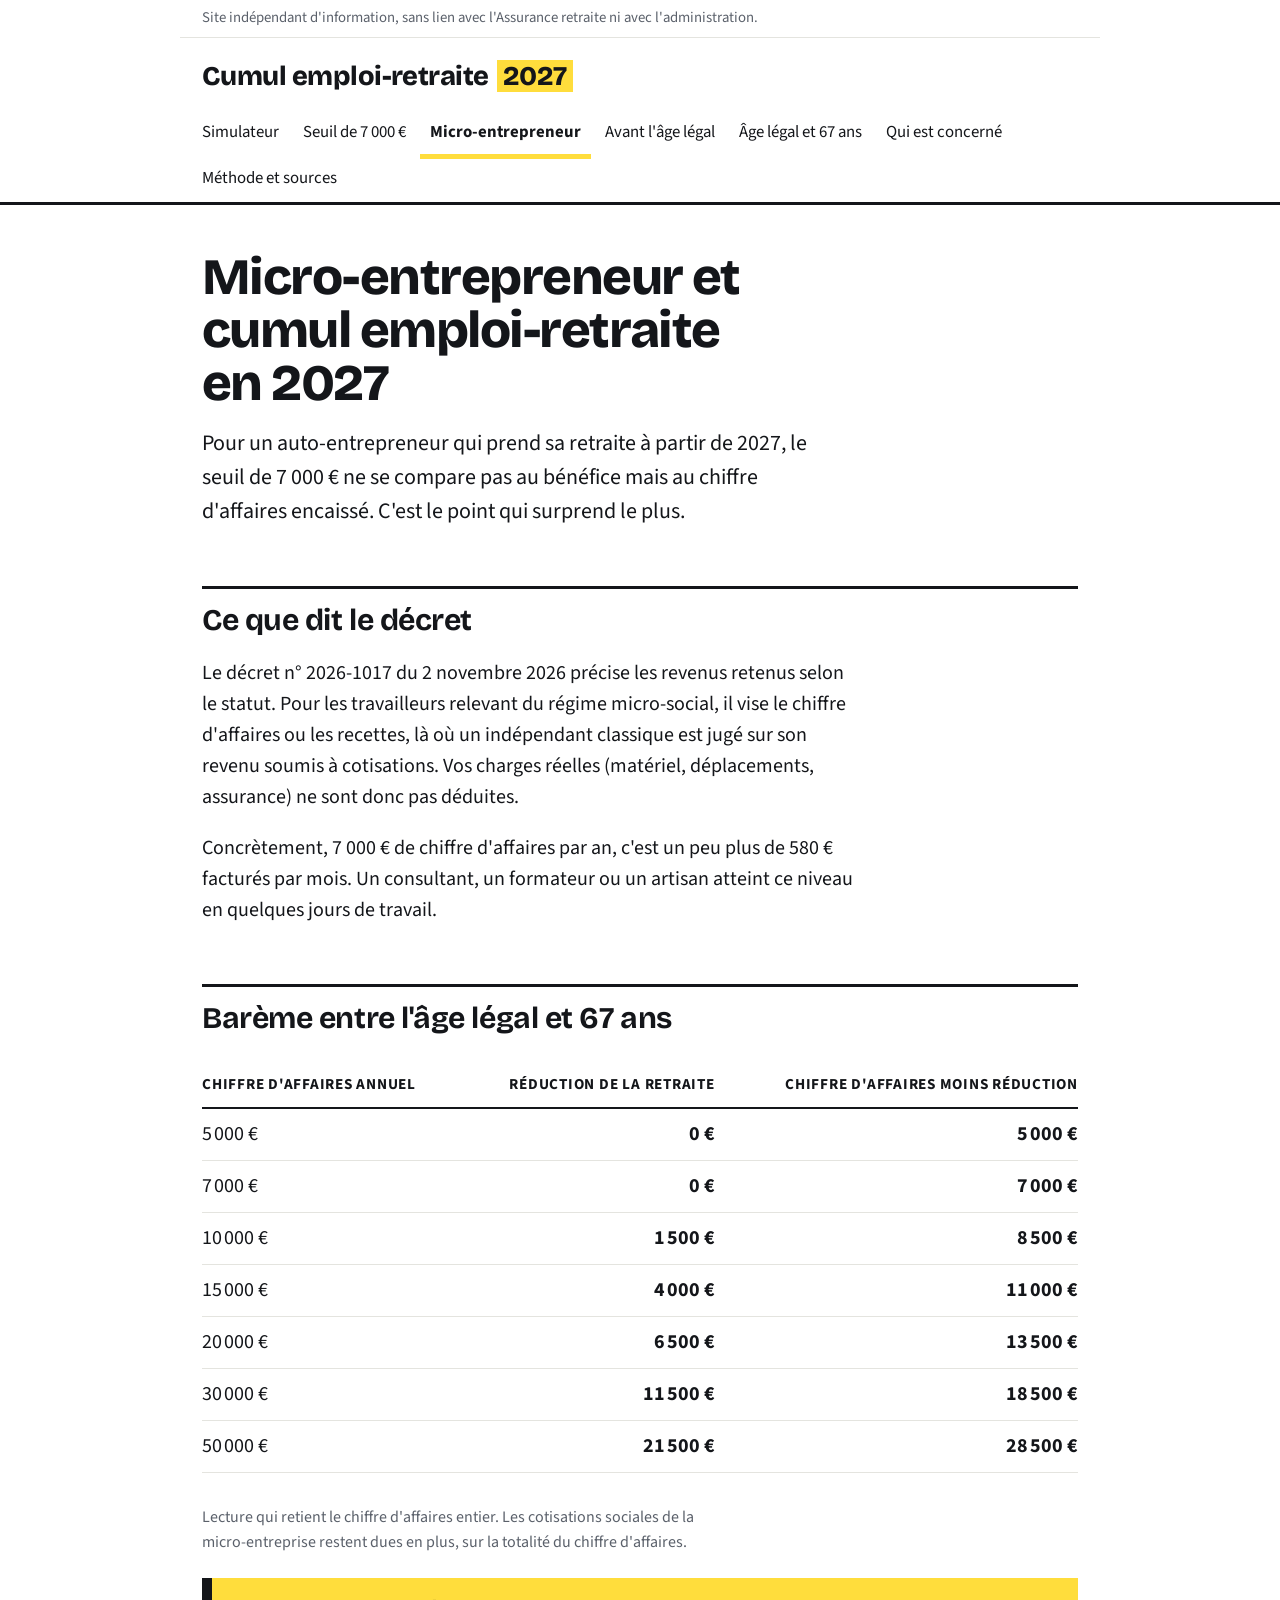
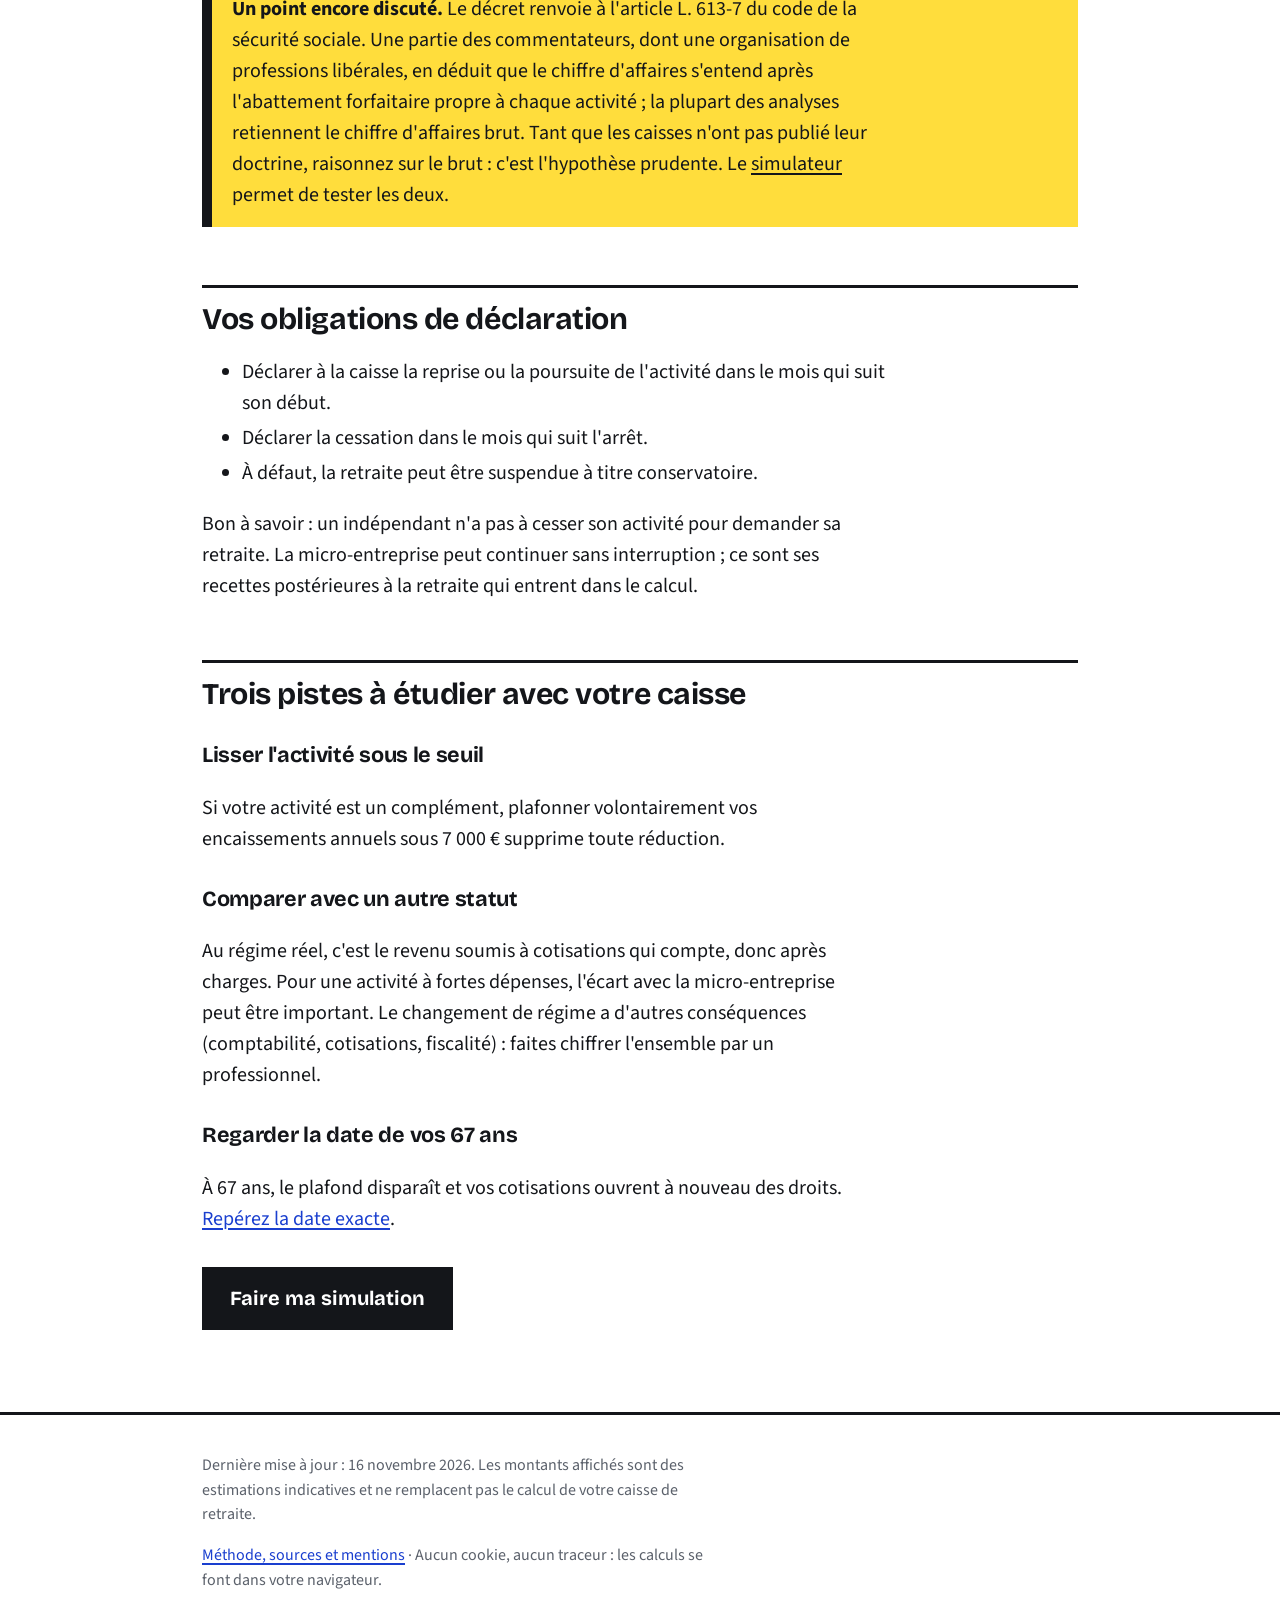
<file: micro-entrepreneur.html>
<!doctype html>
<html lang="fr">
<head>
<meta charset="utf-8">
<meta name="viewport" content="width=device-width, initial-scale=1">
<title>Cumul emploi-retraite 2027 et micro-entrepreneur : le chiffre d'affaires compte</title>
<meta name="description" content="Auto-entrepreneur à la retraite en 2027 : le seuil de 7 000 € s'applique au chiffre d'affaires, pas au bénéfice. Barème, déclarations obligatoires et point encore débattu.">
<link rel="canonical" href="https://u-tawa.github.io/cumul-emploi-retraite/micro-entrepreneur.html">
<meta property="og:title" content="Cumul emploi-retraite 2027 et micro-entrepreneur : le chiffre d'affaires compte">
<meta property="og:description" content="Auto-entrepreneur à la retraite en 2027 : le seuil de 7 000 € s'applique au chiffre d'affaires, pas au bénéfice. Barème, déclarations obligatoires et point encore débattu.">
<meta property="og:type" content="website">
<meta property="og:url" content="https://u-tawa.github.io/cumul-emploi-retraite/micro-entrepreneur.html">
<meta property="og:locale" content="fr_FR">
<link rel="icon" href="favicon.svg" type="image/svg+xml">
<link rel="stylesheet" href="style.css">

</head>
<body>
<div class="notice">Site indépendant d'information, sans lien avec l'Assurance retraite ni avec l'administration.</div>
<header class="site"><div class="wrap">
<a class="brand" href="index.html">Cumul emploi-retraite <span>2027</span></a>
<nav class="main" aria-label="Navigation principale"><a href="index.html">Simulateur</a><a href="plafond-7000-euros.html">Seuil de 7 000 €</a><a href="micro-entrepreneur.html" aria-current="page">Micro-entrepreneur</a><a href="avant-age-legal.html">Avant l'âge légal</a><a href="age-legal-67-ans.html">Âge légal et 67 ans</a><a href="qui-est-concerne.html">Qui est concerné</a><a href="methode-sources.html">Méthode et sources</a></nav>
</div></header>
<main class="wrap">

<h1>Micro-entrepreneur et cumul emploi-retraite en 2027</h1>
<p class="lead">Pour un auto-entrepreneur qui prend sa retraite à partir de 2027, le seuil de 7 000 € ne se compare pas au bénéfice mais au chiffre d'affaires encaissé. C'est le point qui surprend le plus.</p>

<h2>Ce que dit le décret</h2>
<p>Le décret n° 2026-1017 du 2 novembre 2026 précise les revenus retenus selon le statut. Pour les travailleurs relevant du régime micro-social, il vise le chiffre d'affaires ou les recettes, là où un indépendant classique est jugé sur son revenu soumis à cotisations. Vos charges réelles (matériel, déplacements, assurance) ne sont donc pas déduites.</p>
<p>Concrètement, 7 000 € de chiffre d'affaires par an, c'est un peu plus de 580 € facturés par mois. Un consultant, un formateur ou un artisan atteint ce niveau en quelques jours de travail.</p>

<h2>Barème entre l'âge légal et 67 ans</h2>
<div class="tablewrap"><table class="data"><thead><tr><th scope="col">Chiffre d'affaires annuel</th><th scope="col">Réduction de la retraite</th><th scope="col">Chiffre d'affaires moins réduction</th></tr></thead><tbody><tr><td>5 000 €</td><td>0 €</td><td>5 000 €</td></tr><tr><td>7 000 €</td><td>0 €</td><td>7 000 €</td></tr><tr><td>10 000 €</td><td>1 500 €</td><td>8 500 €</td></tr><tr><td>15 000 €</td><td>4 000 €</td><td>11 000 €</td></tr><tr><td>20 000 €</td><td>6 500 €</td><td>13 500 €</td></tr><tr><td>30 000 €</td><td>11 500 €</td><td>18 500 €</td></tr><tr><td>50 000 €</td><td>21 500 €</td><td>28 500 €</td></tr></tbody></table></div>
<p class="small">Lecture qui retient le chiffre d'affaires entier. Les cotisations sociales de la micro-entreprise restent dues en plus, sur la totalité du chiffre d'affaires.</p>

<div class="callout"><p><strong>Un point encore discuté.</strong> Le décret renvoie à l'article L. 613-7 du code de la sécurité sociale. Une partie des commentateurs, dont une organisation de professions libérales, en déduit que le chiffre d'affaires s'entend après l'abattement forfaitaire propre à chaque activité ; la plupart des analyses retiennent le chiffre d'affaires brut. Tant que les caisses n'ont pas publié leur doctrine, raisonnez sur le brut : c'est l'hypothèse prudente. Le <a href="index.html#sim">simulateur</a> permet de tester les deux.</p></div>

<h2>Vos obligations de déclaration</h2>
<ul>
<li>Déclarer à la caisse la reprise ou la poursuite de l'activité dans le mois qui suit son début.</li>
<li>Déclarer la cessation dans le mois qui suit l'arrêt.</li>
<li>À défaut, la retraite peut être suspendue à titre conservatoire.</li>
</ul>
<p>Bon à savoir : un indépendant n'a pas à cesser son activité pour demander sa retraite. La micro-entreprise peut continuer sans interruption ; ce sont ses recettes postérieures à la retraite qui entrent dans le calcul.</p>

<h2>Trois pistes à étudier avec votre caisse</h2>
<h3>Lisser l'activité sous le seuil</h3>
<p>Si votre activité est un complément, plafonner volontairement vos encaissements annuels sous 7 000 € supprime toute réduction.</p>
<h3>Comparer avec un autre statut</h3>
<p>Au régime réel, c'est le revenu soumis à cotisations qui compte, donc après charges. Pour une activité à fortes dépenses, l'écart avec la micro-entreprise peut être important. Le changement de régime a d'autres conséquences (comptabilité, cotisations, fiscalité) : faites chiffrer l'ensemble par un professionnel.</p>
<h3>Regarder la date de vos 67 ans</h3>
<p>À 67 ans, le plafond disparaît et vos cotisations ouvrent à nouveau des droits. <a href="age-legal-67-ans.html">Repérez la date exacte</a>.</p>
<p><a class="cta" href="index.html#sim">Faire ma simulation</a></p>

</main>
<footer class="site"><div class="wrap">
<p>Dernière mise à jour : 16 novembre 2026. Les montants affichés sont des estimations indicatives et ne remplacent pas le calcul de votre caisse de retraite.</p>
<p><a href="methode-sources.html">Méthode, sources et mentions</a> · Aucun cookie, aucun traceur : les calculs se font dans votre navigateur.</p>
</div></footer>

</body>
</html>
</file>
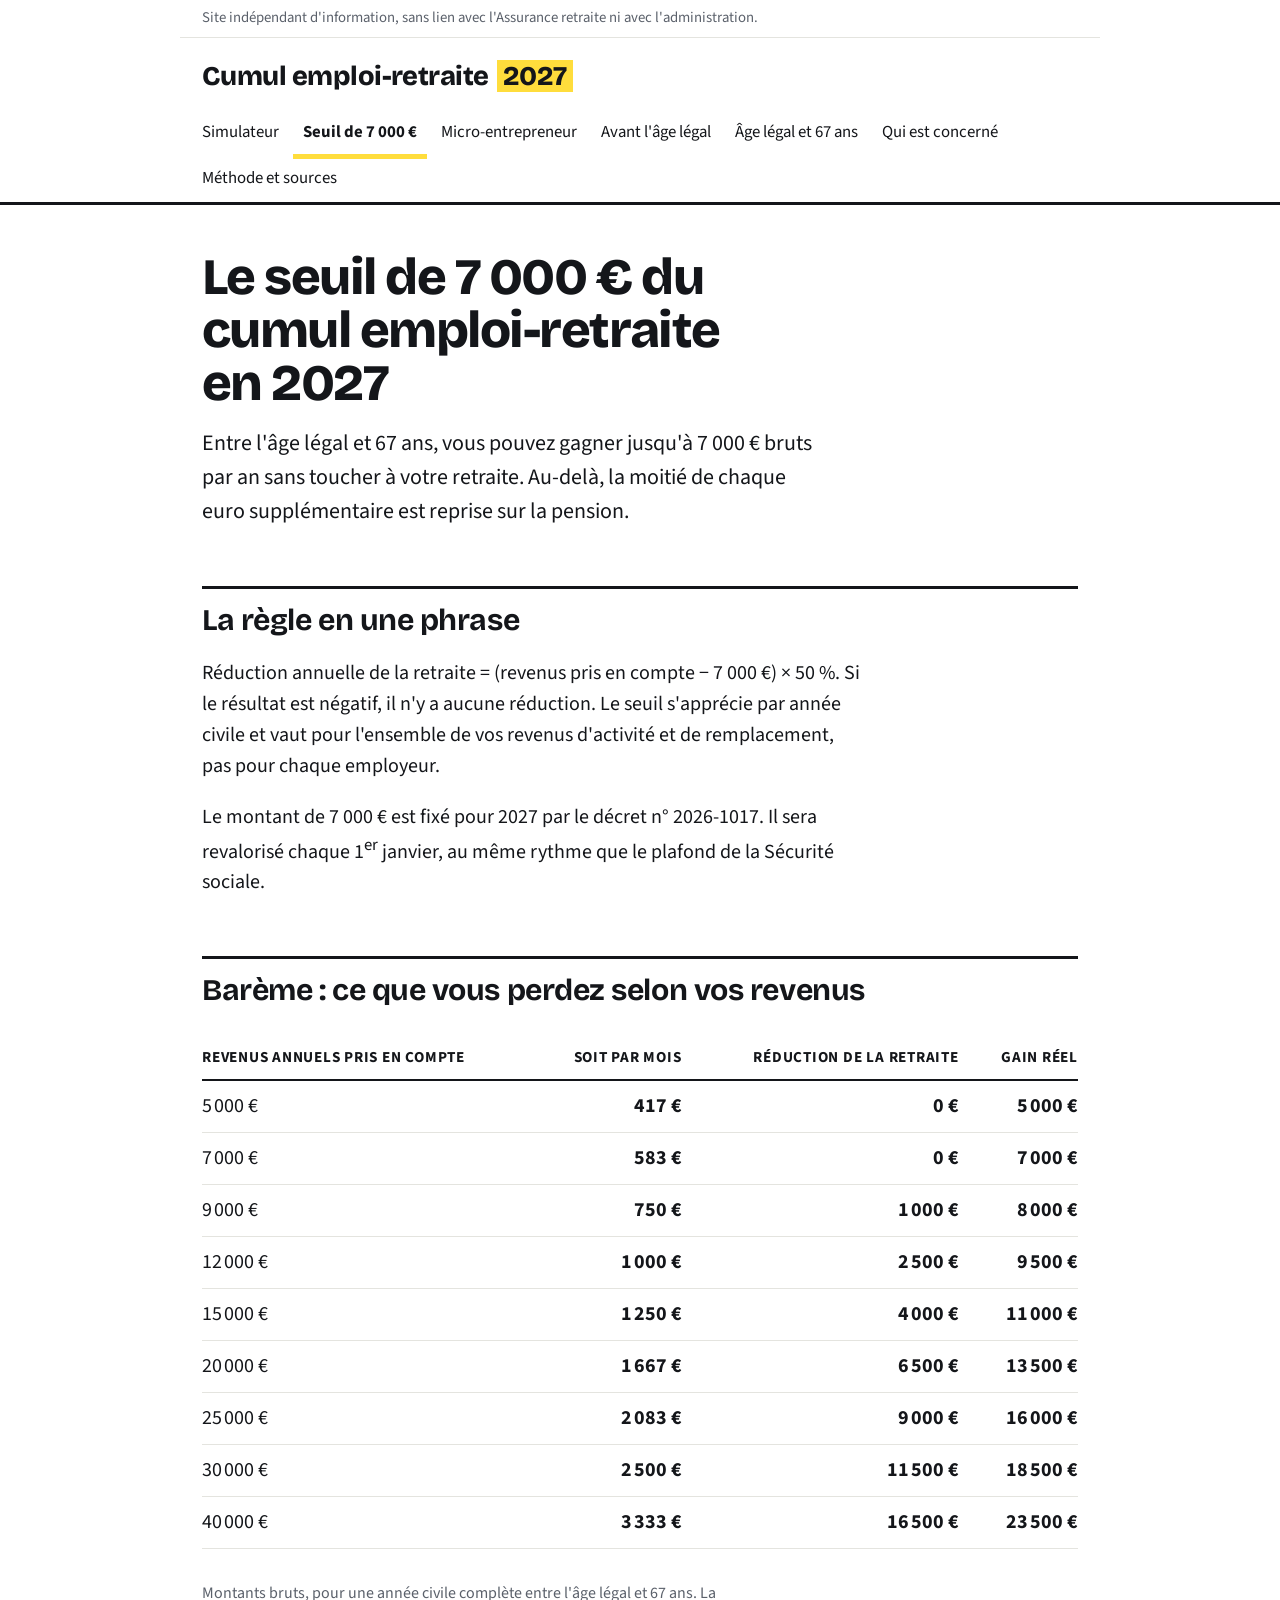
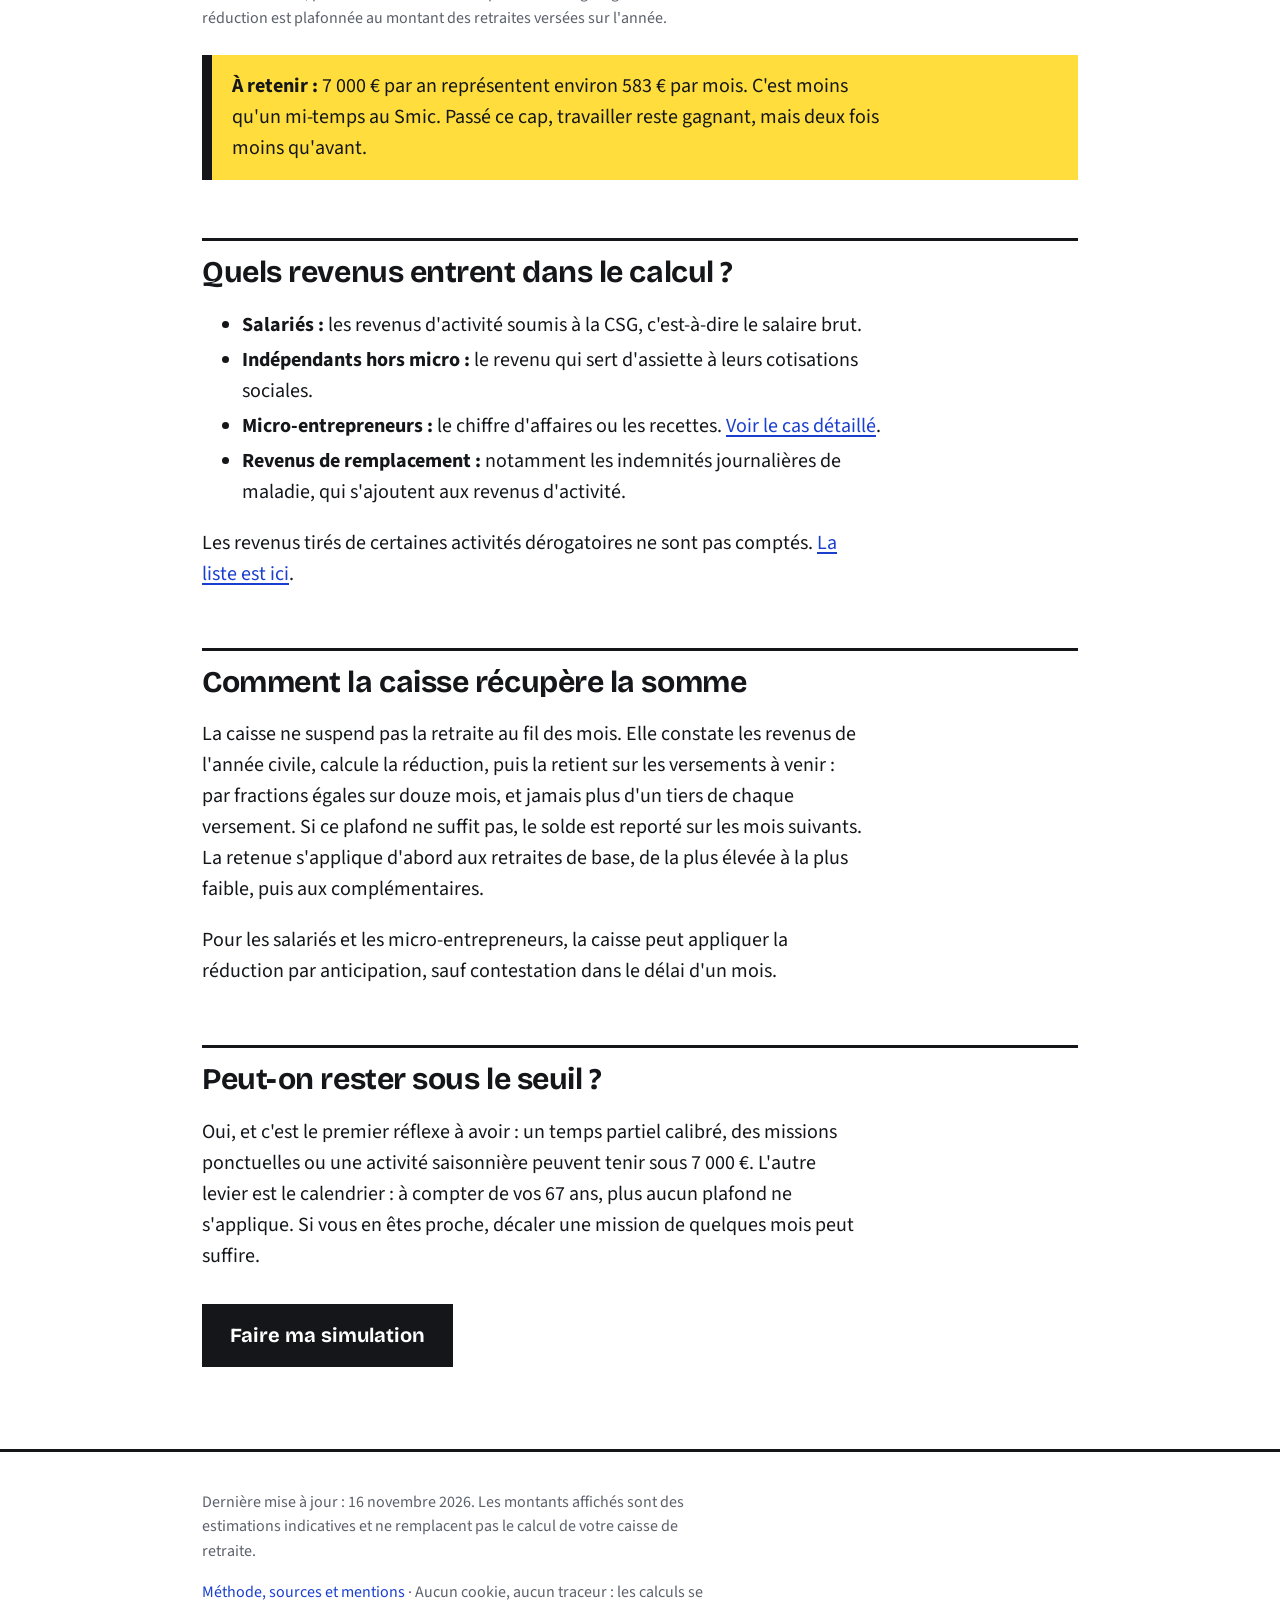
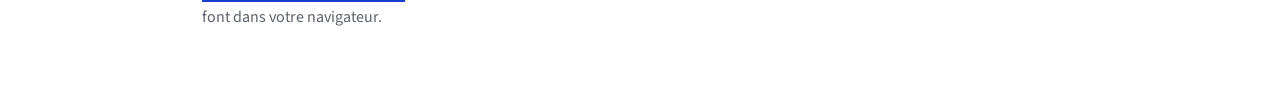
<file: plafond-7000-euros.html>
<!doctype html>
<html lang="fr">
<head>
<meta charset="utf-8">
<meta name="viewport" content="width=device-width, initial-scale=1">
<title>Plafond de 7 000 € du cumul emploi-retraite 2027 : barème et calcul</title>
<meta name="description" content="Comment fonctionne le seuil de 7 000 € du cumul emploi-retraite en 2027 : revenus pris en compte, barème de réduction de la pension et exemples entre l'âge légal et 67 ans.">
<link rel="canonical" href="https://u-tawa.github.io/cumul-emploi-retraite/plafond-7000-euros.html">
<meta property="og:title" content="Plafond de 7 000 € du cumul emploi-retraite 2027 : barème et calcul">
<meta property="og:description" content="Comment fonctionne le seuil de 7 000 € du cumul emploi-retraite en 2027 : revenus pris en compte, barème de réduction de la pension et exemples entre l'âge légal et 67 ans.">
<meta property="og:type" content="website">
<meta property="og:url" content="https://u-tawa.github.io/cumul-emploi-retraite/plafond-7000-euros.html">
<meta property="og:locale" content="fr_FR">
<link rel="icon" href="favicon.svg" type="image/svg+xml">
<link rel="stylesheet" href="style.css">

</head>
<body>
<div class="notice">Site indépendant d'information, sans lien avec l'Assurance retraite ni avec l'administration.</div>
<header class="site"><div class="wrap">
<a class="brand" href="index.html">Cumul emploi-retraite <span>2027</span></a>
<nav class="main" aria-label="Navigation principale"><a href="index.html">Simulateur</a><a href="plafond-7000-euros.html" aria-current="page">Seuil de 7 000 €</a><a href="micro-entrepreneur.html">Micro-entrepreneur</a><a href="avant-age-legal.html">Avant l'âge légal</a><a href="age-legal-67-ans.html">Âge légal et 67 ans</a><a href="qui-est-concerne.html">Qui est concerné</a><a href="methode-sources.html">Méthode et sources</a></nav>
</div></header>
<main class="wrap">

<h1>Le seuil de 7 000 € du cumul emploi-retraite en 2027</h1>
<p class="lead">Entre l'âge légal et 67 ans, vous pouvez gagner jusqu'à 7 000 € bruts par an sans toucher à votre retraite. Au-delà, la moitié de chaque euro supplémentaire est reprise sur la pension.</p>

<h2>La règle en une phrase</h2>
<p>Réduction annuelle de la retraite = (revenus pris en compte − 7 000 €) × 50 %. Si le résultat est négatif, il n'y a aucune réduction. Le seuil s'apprécie par année civile et vaut pour l'ensemble de vos revenus d'activité et de remplacement, pas pour chaque employeur.</p>
<p>Le montant de 7 000 € est fixé pour 2027 par le décret n° 2026-1017. Il sera revalorisé chaque 1<sup>er</sup> janvier, au même rythme que le plafond de la Sécurité sociale.</p>

<h2>Barème : ce que vous perdez selon vos revenus</h2>
<div class="tablewrap"><table class="data"><thead><tr><th scope="col">Revenus annuels pris en compte</th><th scope="col">Soit par mois</th><th scope="col">Réduction de la retraite</th><th scope="col">Gain réel</th></tr></thead><tbody><tr><td>5 000 €</td><td>417 €</td><td>0 €</td><td>5 000 €</td></tr><tr><td>7 000 €</td><td>583 €</td><td>0 €</td><td>7 000 €</td></tr><tr><td>9 000 €</td><td>750 €</td><td>1 000 €</td><td>8 000 €</td></tr><tr><td>12 000 €</td><td>1 000 €</td><td>2 500 €</td><td>9 500 €</td></tr><tr><td>15 000 €</td><td>1 250 €</td><td>4 000 €</td><td>11 000 €</td></tr><tr><td>20 000 €</td><td>1 667 €</td><td>6 500 €</td><td>13 500 €</td></tr><tr><td>25 000 €</td><td>2 083 €</td><td>9 000 €</td><td>16 000 €</td></tr><tr><td>30 000 €</td><td>2 500 €</td><td>11 500 €</td><td>18 500 €</td></tr><tr><td>40 000 €</td><td>3 333 €</td><td>16 500 €</td><td>23 500 €</td></tr></tbody></table></div>
<p class="small">Montants bruts, pour une année civile complète entre l'âge légal et 67 ans. La réduction est plafonnée au montant des retraites versées sur l'année.</p>
<div class="callout"><p><strong>À retenir :</strong> 7 000 € par an représentent environ 583 € par mois. C'est moins qu'un mi-temps au Smic. Passé ce cap, travailler reste gagnant, mais deux fois moins qu'avant.</p></div>

<h2>Quels revenus entrent dans le calcul ?</h2>
<ul>
<li><strong>Salariés :</strong> les revenus d'activité soumis à la CSG, c'est-à-dire le salaire brut.</li>
<li><strong>Indépendants hors micro :</strong> le revenu qui sert d'assiette à leurs cotisations sociales.</li>
<li><strong>Micro-entrepreneurs :</strong> le chiffre d'affaires ou les recettes. <a href="micro-entrepreneur.html">Voir le cas détaillé</a>.</li>
<li><strong>Revenus de remplacement :</strong> notamment les indemnités journalières de maladie, qui s'ajoutent aux revenus d'activité.</li>
</ul>
<p>Les revenus tirés de certaines activités dérogatoires ne sont pas comptés. <a href="qui-est-concerne.html#derogations">La liste est ici</a>.</p>

<h2>Comment la caisse récupère la somme</h2>
<p>La caisse ne suspend pas la retraite au fil des mois. Elle constate les revenus de l'année civile, calcule la réduction, puis la retient sur les versements à venir : par fractions égales sur douze mois, et jamais plus d'un tiers de chaque versement. Si ce plafond ne suffit pas, le solde est reporté sur les mois suivants. La retenue s'applique d'abord aux retraites de base, de la plus élevée à la plus faible, puis aux complémentaires.</p>
<p>Pour les salariés et les micro-entrepreneurs, la caisse peut appliquer la réduction par anticipation, sauf contestation dans le délai d'un mois.</p>

<h2>Peut-on rester sous le seuil ?</h2>
<p>Oui, et c'est le premier réflexe à avoir : un temps partiel calibré, des missions ponctuelles ou une activité saisonnière peuvent tenir sous 7 000 €. L'autre levier est le calendrier : à compter de vos 67 ans, plus aucun plafond ne s'applique. Si vous en êtes proche, décaler une mission de quelques mois peut suffire.</p>
<p><a class="cta" href="index.html#sim">Faire ma simulation</a></p>

</main>
<footer class="site"><div class="wrap">
<p>Dernière mise à jour : 16 novembre 2026. Les montants affichés sont des estimations indicatives et ne remplacent pas le calcul de votre caisse de retraite.</p>
<p><a href="methode-sources.html">Méthode, sources et mentions</a> · Aucun cookie, aucun traceur : les calculs se font dans votre navigateur.</p>
</div></footer>

</body>
</html>
</file>
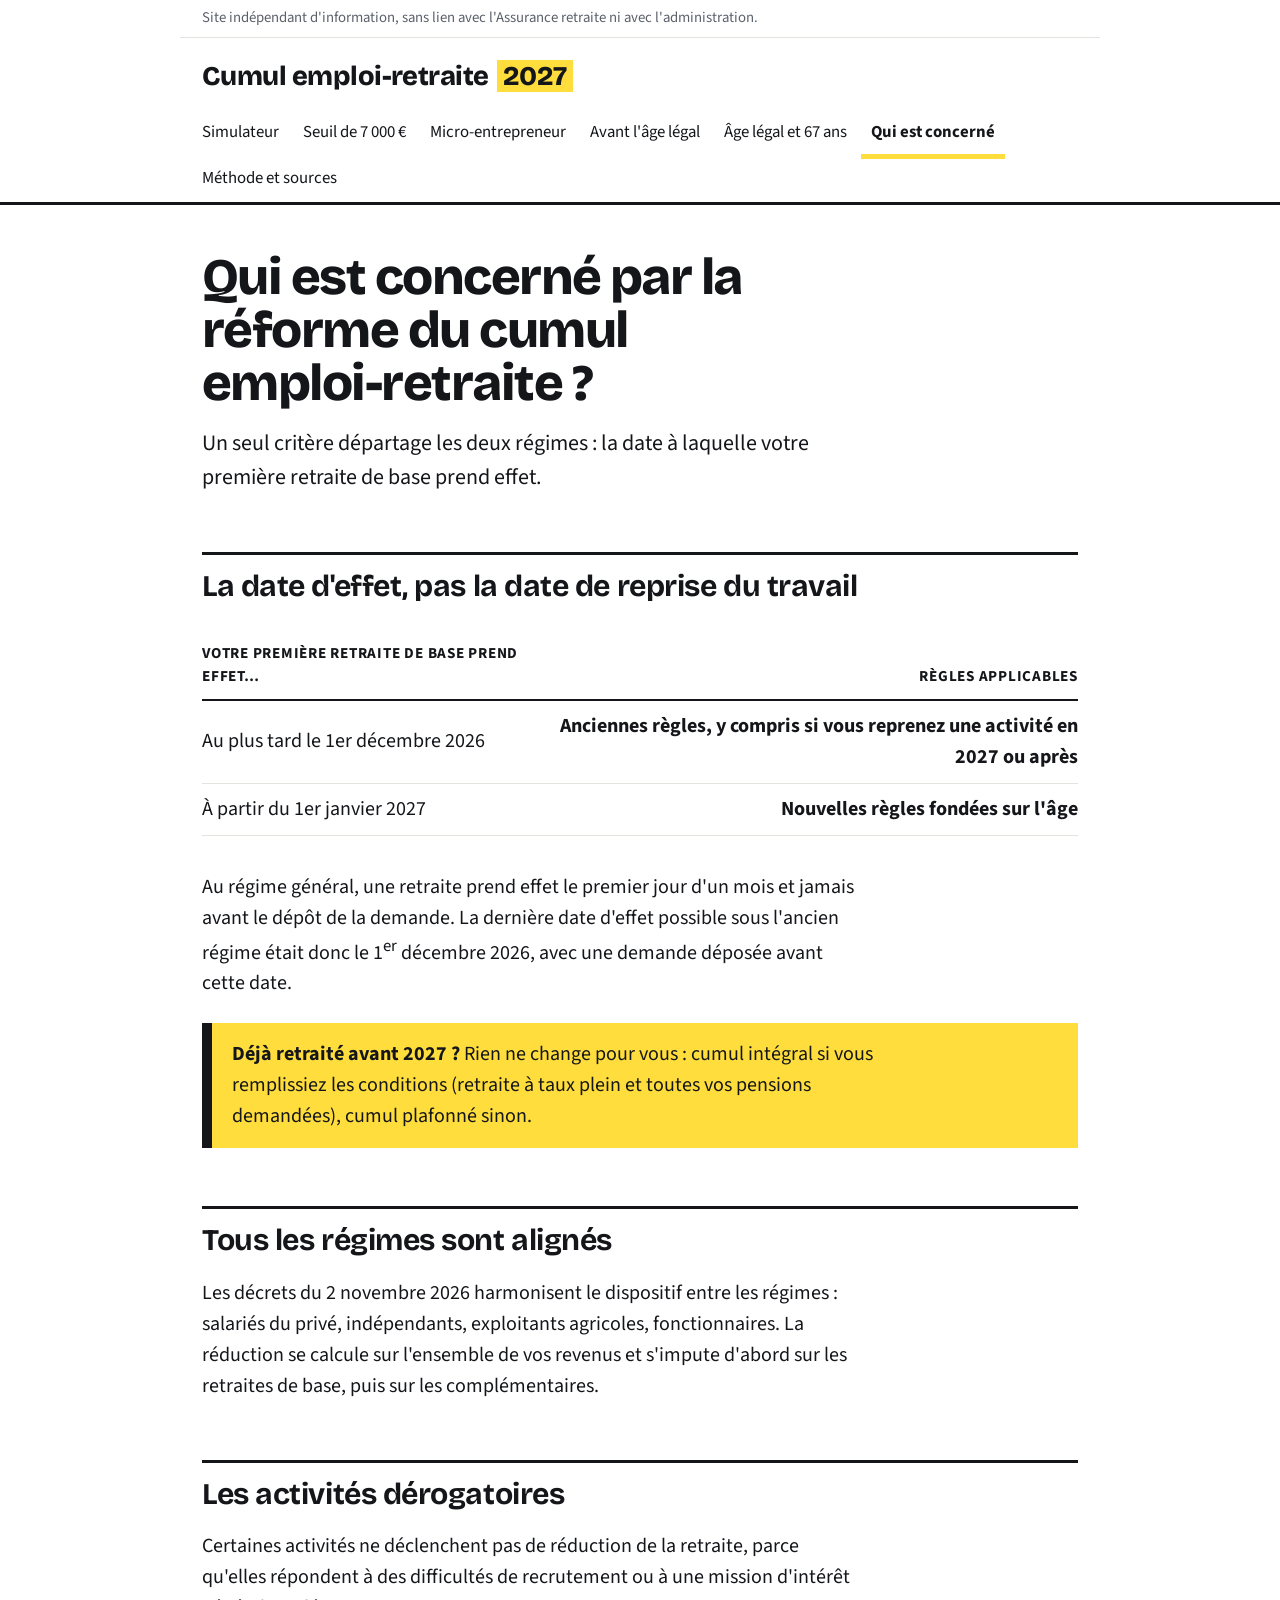
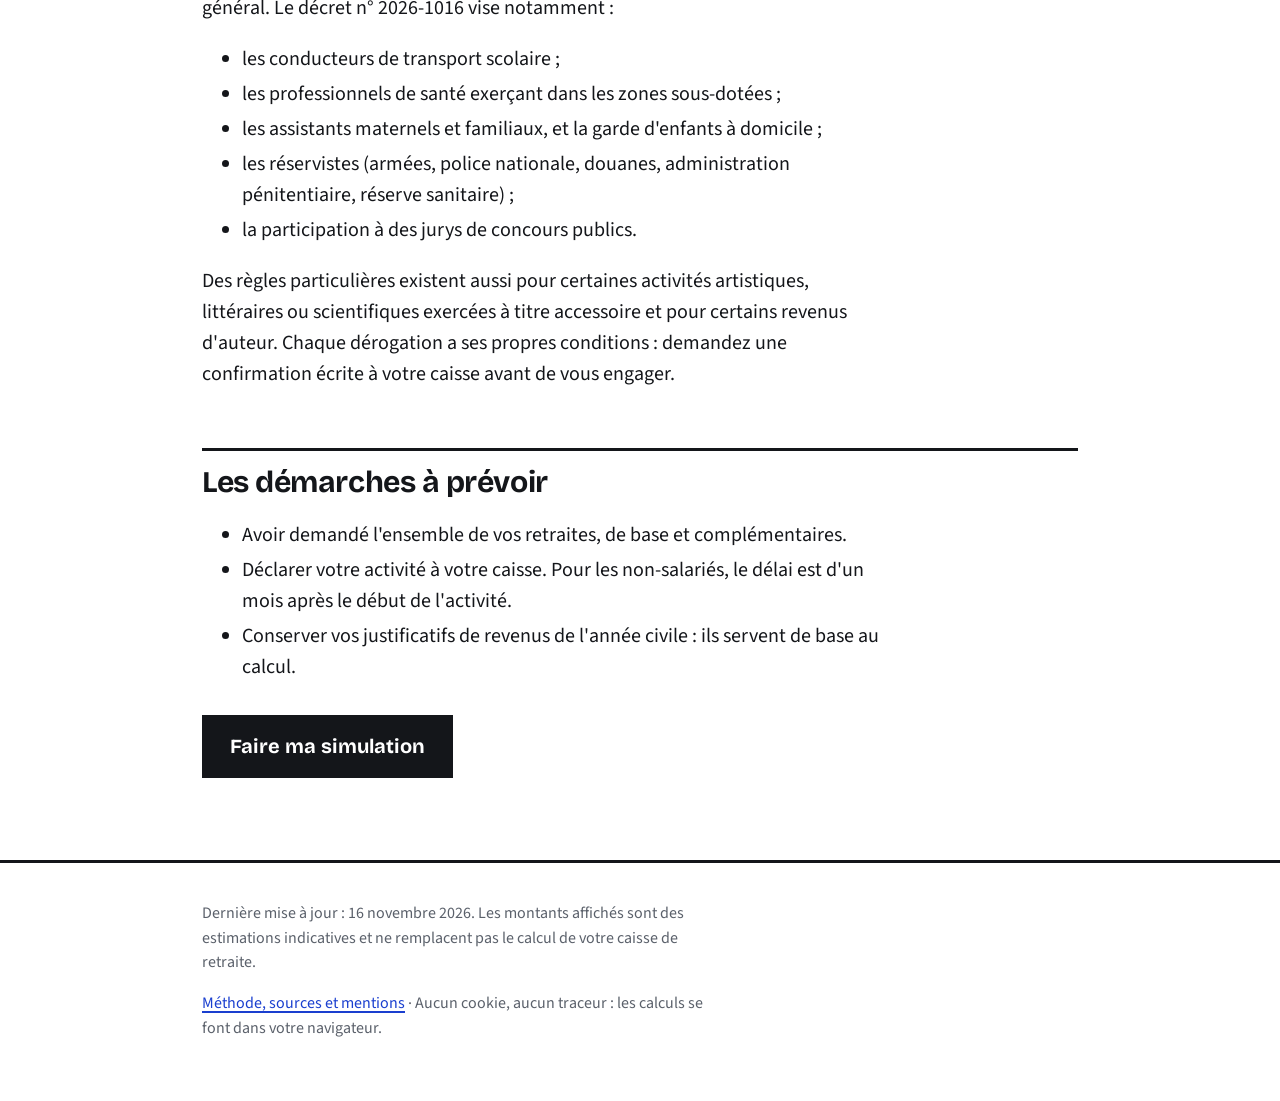
<file: qui-est-concerne.html>
<!doctype html>
<html lang="fr">
<head>
<meta charset="utf-8">
<meta name="viewport" content="width=device-width, initial-scale=1">
<title>Réforme du cumul emploi-retraite 2027 : qui est concerné, dérogations</title>
<meta name="description" content="Date d'effet de la retraite, anciens retraités, activités dérogatoires : qui est concerné par les nouvelles règles du cumul emploi-retraite au 1er janvier 2027.">
<link rel="canonical" href="https://u-tawa.github.io/cumul-emploi-retraite/qui-est-concerne.html">
<meta property="og:title" content="Réforme du cumul emploi-retraite 2027 : qui est concerné, dérogations">
<meta property="og:description" content="Date d'effet de la retraite, anciens retraités, activités dérogatoires : qui est concerné par les nouvelles règles du cumul emploi-retraite au 1er janvier 2027.">
<meta property="og:type" content="website">
<meta property="og:url" content="https://u-tawa.github.io/cumul-emploi-retraite/qui-est-concerne.html">
<meta property="og:locale" content="fr_FR">
<link rel="icon" href="favicon.svg" type="image/svg+xml">
<link rel="stylesheet" href="style.css">

</head>
<body>
<div class="notice">Site indépendant d'information, sans lien avec l'Assurance retraite ni avec l'administration.</div>
<header class="site"><div class="wrap">
<a class="brand" href="index.html">Cumul emploi-retraite <span>2027</span></a>
<nav class="main" aria-label="Navigation principale"><a href="index.html">Simulateur</a><a href="plafond-7000-euros.html">Seuil de 7 000 €</a><a href="micro-entrepreneur.html">Micro-entrepreneur</a><a href="avant-age-legal.html">Avant l'âge légal</a><a href="age-legal-67-ans.html">Âge légal et 67 ans</a><a href="qui-est-concerne.html" aria-current="page">Qui est concerné</a><a href="methode-sources.html">Méthode et sources</a></nav>
</div></header>
<main class="wrap">

<h1>Qui est concerné par la réforme du cumul emploi-retraite ?</h1>
<p class="lead">Un seul critère départage les deux régimes : la date à laquelle votre première retraite de base prend effet.</p>

<h2>La date d'effet, pas la date de reprise du travail</h2>
<div class="tablewrap"><table class="data"><thead><tr><th scope="col">Votre première retraite de base prend effet…</th><th scope="col">Règles applicables</th></tr></thead><tbody><tr><td>Au plus tard le 1er décembre 2026</td><td>Anciennes règles, y compris si vous reprenez une activité en 2027 ou après</td></tr><tr><td>À partir du 1er janvier 2027</td><td>Nouvelles règles fondées sur l'âge</td></tr></tbody></table></div>
<p>Au régime général, une retraite prend effet le premier jour d'un mois et jamais avant le dépôt de la demande. La dernière date d'effet possible sous l'ancien régime était donc le 1<sup>er</sup> décembre 2026, avec une demande déposée avant cette date.</p>
<div class="callout"><p><strong>Déjà retraité avant 2027 ?</strong> Rien ne change pour vous : cumul intégral si vous remplissiez les conditions (retraite à taux plein et toutes vos pensions demandées), cumul plafonné sinon.</p></div>

<h2>Tous les régimes sont alignés</h2>
<p>Les décrets du 2 novembre 2026 harmonisent le dispositif entre les régimes : salariés du privé, indépendants, exploitants agricoles, fonctionnaires. La réduction se calcule sur l'ensemble de vos revenus et s'impute d'abord sur les retraites de base, puis sur les complémentaires.</p>

<h2 id="derogations">Les activités dérogatoires</h2>
<p>Certaines activités ne déclenchent pas de réduction de la retraite, parce qu'elles répondent à des difficultés de recrutement ou à une mission d'intérêt général. Le décret n° 2026-1016 vise notamment :</p>
<ul>
<li>les conducteurs de transport scolaire ;</li>
<li>les professionnels de santé exerçant dans les zones sous-dotées ;</li>
<li>les assistants maternels et familiaux, et la garde d'enfants à domicile ;</li>
<li>les réservistes (armées, police nationale, douanes, administration pénitentiaire, réserve sanitaire) ;</li>
<li>la participation à des jurys de concours publics.</li>
</ul>
<p>Des règles particulières existent aussi pour certaines activités artistiques, littéraires ou scientifiques exercées à titre accessoire et pour certains revenus d'auteur. Chaque dérogation a ses propres conditions : demandez une confirmation écrite à votre caisse avant de vous engager.</p>

<h2>Les démarches à prévoir</h2>
<ul>
<li>Avoir demandé l'ensemble de vos retraites, de base et complémentaires.</li>
<li>Déclarer votre activité à votre caisse. Pour les non-salariés, le délai est d'un mois après le début de l'activité.</li>
<li>Conserver vos justificatifs de revenus de l'année civile : ils servent de base au calcul.</li>
</ul>
<p><a class="cta" href="index.html#sim">Faire ma simulation</a></p>

</main>
<footer class="site"><div class="wrap">
<p>Dernière mise à jour : 16 novembre 2026. Les montants affichés sont des estimations indicatives et ne remplacent pas le calcul de votre caisse de retraite.</p>
<p><a href="methode-sources.html">Méthode, sources et mentions</a> · Aucun cookie, aucun traceur : les calculs se font dans votre navigateur.</p>
</div></footer>

</body>
</html>
</file>
<file: style.css>
@font-face{font-family:"Titre";src:url(titre.woff2) format("woff2");font-weight:200 800;font-display:swap}
@font-face{font-family:"Texte";src:url(texte.woff2) format("woff2");font-weight:200 900;font-display:swap}
:root{--ink:#14161a;--muted:#5b616b;--line:#14161a;--soft:#e4e4df;--bg:#fff;--tint:#f4f4f0;--mark:#ffdd3c;--link:#1a3fcf;--bad:#ffd9cf;--ok:#d6f3df}
*{box-sizing:border-box}
html{font-size:125%}
body{margin:0;background:var(--bg);color:var(--ink);font-family:"Texte",Verdana,Arial,sans-serif;line-height:1.55}
a{color:var(--link);text-underline-offset:3px;text-decoration-thickness:1.5px}
a:hover{background:var(--mark);color:var(--ink)}
a:focus-visible,button:focus-visible,input:focus-visible,select:focus-visible{outline:3px solid var(--link);outline-offset:2px}
.wrap{max-width:920px;margin:0 auto;padding:0 22px}
.notice{font-size:.74rem;color:var(--muted);padding:7px 22px;border-bottom:1px solid var(--soft);max-width:920px;margin:0 auto}
header.site{border-bottom:3px solid var(--ink)}
header.site .wrap{padding-top:18px;padding-bottom:0}
.brand{font-family:"Titre",Arial,sans-serif;font-weight:800;font-size:1.35rem;letter-spacing:-.02em;color:var(--ink);text-decoration:none;display:inline-block;margin-bottom:12px}
.brand:hover{background:none}
.brand span{background:var(--mark);padding:0 .22em;margin-left:.1em}
nav.main{display:flex;flex-wrap:wrap;gap:0 4px;font-size:.84rem;margin:0 -10px}
nav.main a{text-decoration:none;color:var(--ink);padding:9px 10px;border-bottom:5px solid transparent;margin-bottom:-3px}
nav.main a:hover{background:var(--tint)}
nav.main a[aria-current=page]{border-color:var(--mark);font-weight:700}
h1,h2,h3,legend,label.q{font-family:"Titre",Arial,sans-serif;letter-spacing:-.015em}
h1{font-size:2.55rem;font-weight:800;line-height:1.04;margin:46px 0 16px;max-width:17ch;letter-spacing:-.03em}
h2{font-size:1.5rem;font-weight:700;line-height:1.15;margin:58px 0 12px;padding-top:14px;border-top:3px solid var(--ink)}
h3{font-size:1.08rem;font-weight:700;margin:28px 0 4px}
.lead{font-size:1.1rem;margin:0 0 30px;max-width:56ch}
p,li{max-width:66ch}
li{margin-bottom:4px}
.card{border:2px solid var(--ink);padding:8px 26px 26px;margin:28px 0;box-shadow:8px 8px 0 var(--mark);background:#fff}
#result.card{box-shadow:8px 8px 0 var(--ink);padding-top:26px}
fieldset{border:0;border-top:1px solid var(--soft);padding:20px 0 0;margin:20px 0 0}
fieldset:first-child{border-top:0;margin-top:0}
legend,label.q{font-weight:700;font-size:1.05rem;display:block;margin-bottom:8px;padding:0;float:left;width:100%}
legend+*{clear:both}
.hint{font-size:.8rem;color:var(--muted);margin:0 0 10px;clear:both}
input[type=number],select{font:inherit;padding:11px 12px;border:2px solid var(--ink);border-radius:0;background:#fff;color:var(--ink);width:100%;max-width:300px}
input[type=number]:focus,select:focus{background:#fffbe0}
.row{display:flex;flex-wrap:wrap;gap:14px;clear:both}
.row>div{flex:1 1 180px;max-width:300px}
.choices{display:grid;gap:0;clear:both;border:2px solid var(--ink)}
.choices label{display:flex;gap:12px;align-items:flex-start;padding:12px 14px;cursor:pointer;border-top:1px solid var(--soft)}
.choices label:first-child{border-top:0}
.choices label:hover{background:var(--tint)}
.choices input{margin-top:5px;accent-color:var(--ink);transform:scale(1.25);flex:none}
.choices label:has(input:checked){background:var(--mark);font-weight:700}
input[type=checkbox]{accent-color:var(--ink);transform:scale(1.2);margin-right:6px}
button.go{font-family:"Titre",Arial,sans-serif;font-size:1.1rem;font-weight:700;background:var(--ink);color:#fff;border:2px solid var(--ink);border-radius:0;padding:15px 30px;cursor:pointer;margin-top:10px}
button.go:hover{background:var(--mark);color:var(--ink)}
#result{scroll-margin-top:16px}
.verdict{padding:18px 20px;margin:0 0 20px;border-left:10px solid var(--ink);background:var(--tint)}
.verdict.ok{background:var(--ok)}.verdict.mid{background:var(--mark)}.verdict.bad{background:var(--bad)}
.verdict>span:first-child{font-size:.8rem;text-transform:uppercase;letter-spacing:.07em;font-weight:700}
.verdict .big{font-family:"Titre",Arial,sans-serif;font-size:2.3rem;font-weight:800;display:block;line-height:1.05;margin:6px 0 8px;letter-spacing:-.03em;font-variant-numeric:tabular-nums}
.verdict p{margin:0}
.kv{width:100%;border-collapse:collapse;margin:10px 0;border-top:2px solid var(--ink)}
.kv td{padding:10px 0;border-bottom:1px solid var(--soft);vertical-align:top}
.kv tr:last-child td{border-bottom:2px solid var(--ink);font-weight:700}
.kv td:last-child{text-align:right;font-weight:700;white-space:nowrap;font-variant-numeric:tabular-nums;padding-left:16px}
.tablewrap{overflow-x:auto}
table.data{border-collapse:collapse;width:100%;margin:16px 0;font-variant-numeric:tabular-nums}
table.data th,table.data td{border-bottom:1px solid var(--soft);padding:10px 12px;text-align:right}
table.data th:first-child,table.data td:first-child{text-align:left;padding-left:0}
table.data td:last-child,table.data th:last-child{padding-right:0}
table.data thead th{font-size:.76rem;text-transform:uppercase;letter-spacing:.05em;font-weight:700;border-bottom:2px solid var(--ink);vertical-align:bottom}
table.data tbody tr:hover{background:var(--tint)}
table.data td:nth-child(n+2){font-weight:700}
.callout{background:var(--mark);padding:16px 20px;margin:24px 0;border-left:10px solid var(--ink)}
.callout p{margin:0}
.callout a{color:var(--ink)}
.steps{display:grid;grid-template-columns:repeat(auto-fit,minmax(220px,1fr));gap:0;margin:20px 0;border:2px solid var(--ink)}
.steps div{padding:18px 20px;border-right:1px solid var(--soft);border-bottom:1px solid var(--soft);font-size:.92rem}
.steps b{display:block;font-family:"Titre",Arial,sans-serif;font-size:1.25rem;line-height:1.15;margin:6px 0 6px;letter-spacing:-.02em}
.steps .n{font-weight:700;font-size:.72rem;letter-spacing:.07em;text-transform:uppercase;background:var(--ink);color:#fff;padding:2px 7px;display:inline-block}
details{border-bottom:1px solid var(--soft);padding:14px 0}
details:first-of-type{border-top:1px solid var(--soft)}
summary{font-weight:700;cursor:pointer}
summary:hover{background:var(--tint)}
.small{font-size:.8rem;color:var(--muted);font-weight:400}
footer.site{border-top:3px solid var(--ink);margin-top:70px;padding:22px 0 44px;font-size:.8rem;color:var(--muted)}
.cta{display:inline-block;font-family:"Titre",Arial,sans-serif;background:var(--ink);color:#fff;text-decoration:none;font-weight:700;padding:14px 26px;margin:12px 0;border:2px solid var(--ink)}
.cta:hover{background:var(--mark);color:var(--ink)}
[hidden]{display:none!important}
@media (max-width:600px){html{font-size:106%}h1{font-size:2rem}.card{padding:4px 16px 20px;box-shadow:5px 5px 0 var(--mark)}.verdict .big{font-size:1.7rem}}
@media print{header.site nav,.notice,button.go,footer.site{display:none}.card{box-shadow:none}}
</file>
